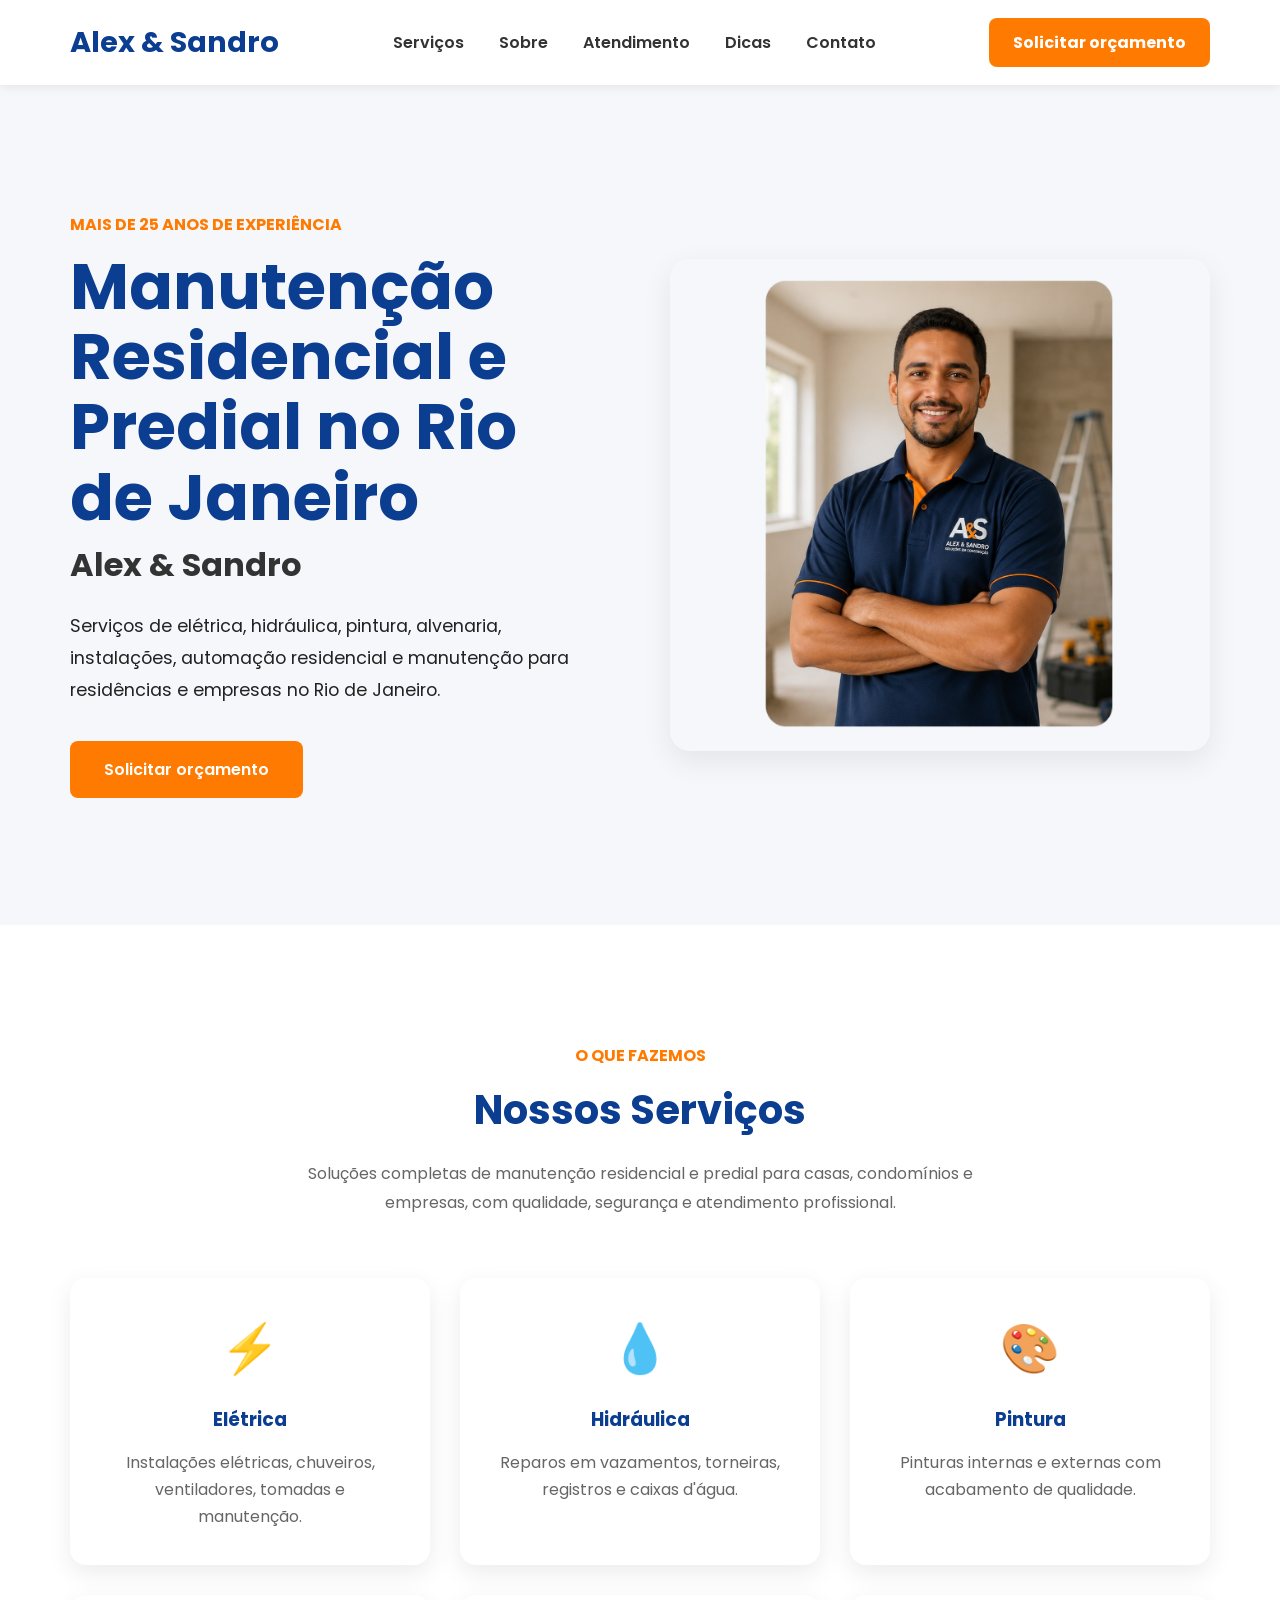
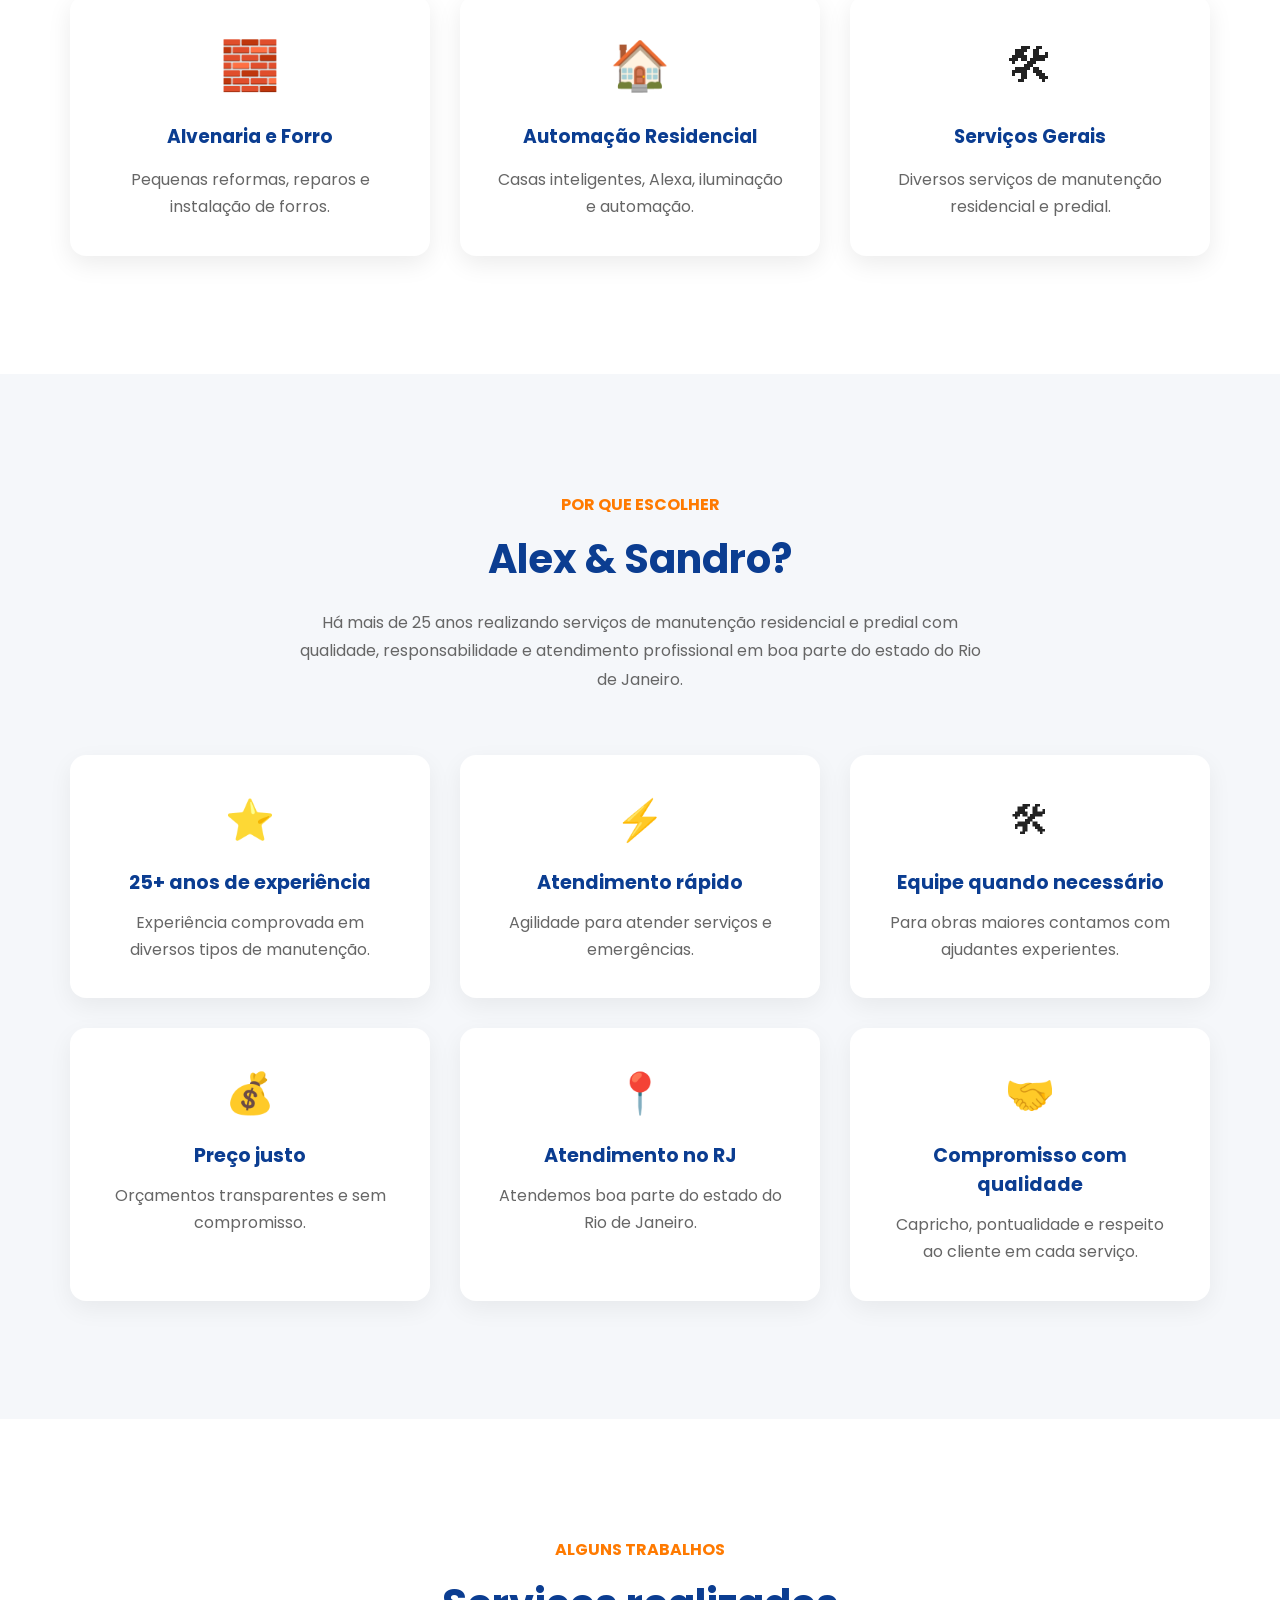
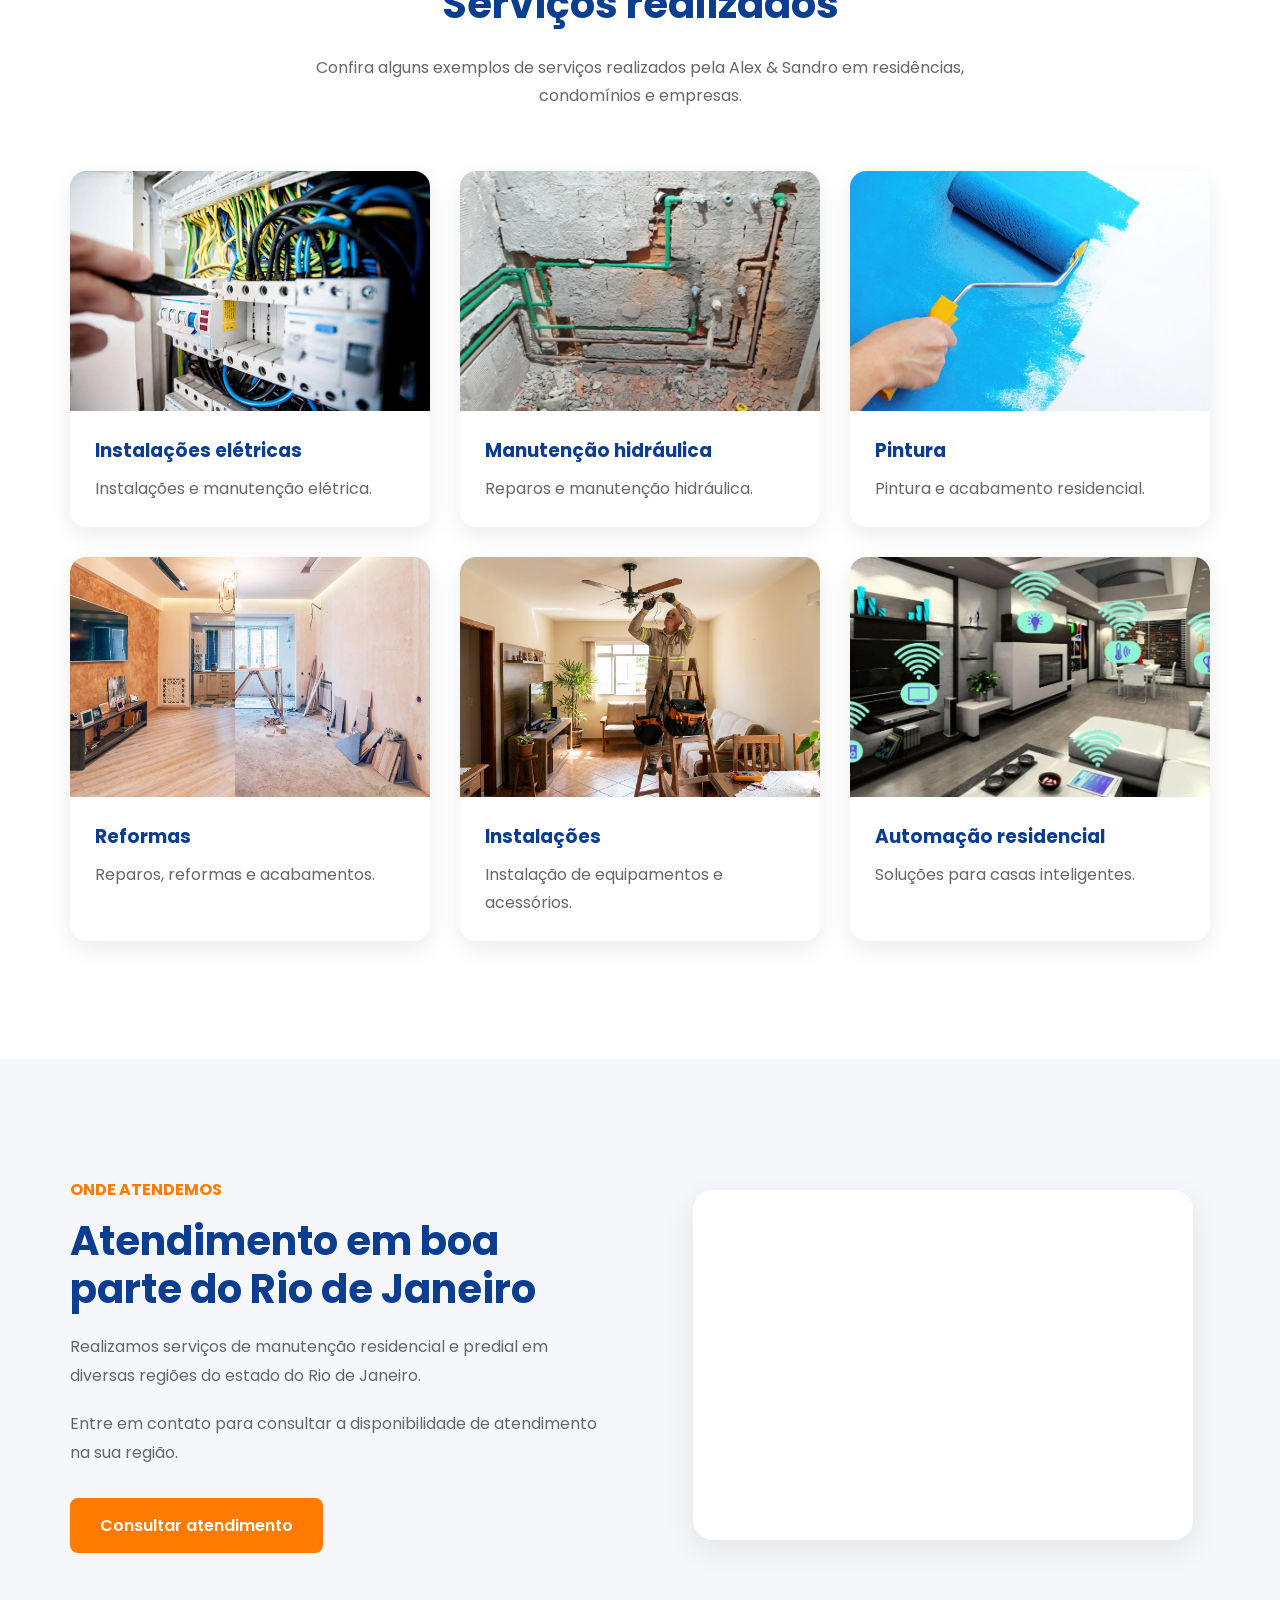
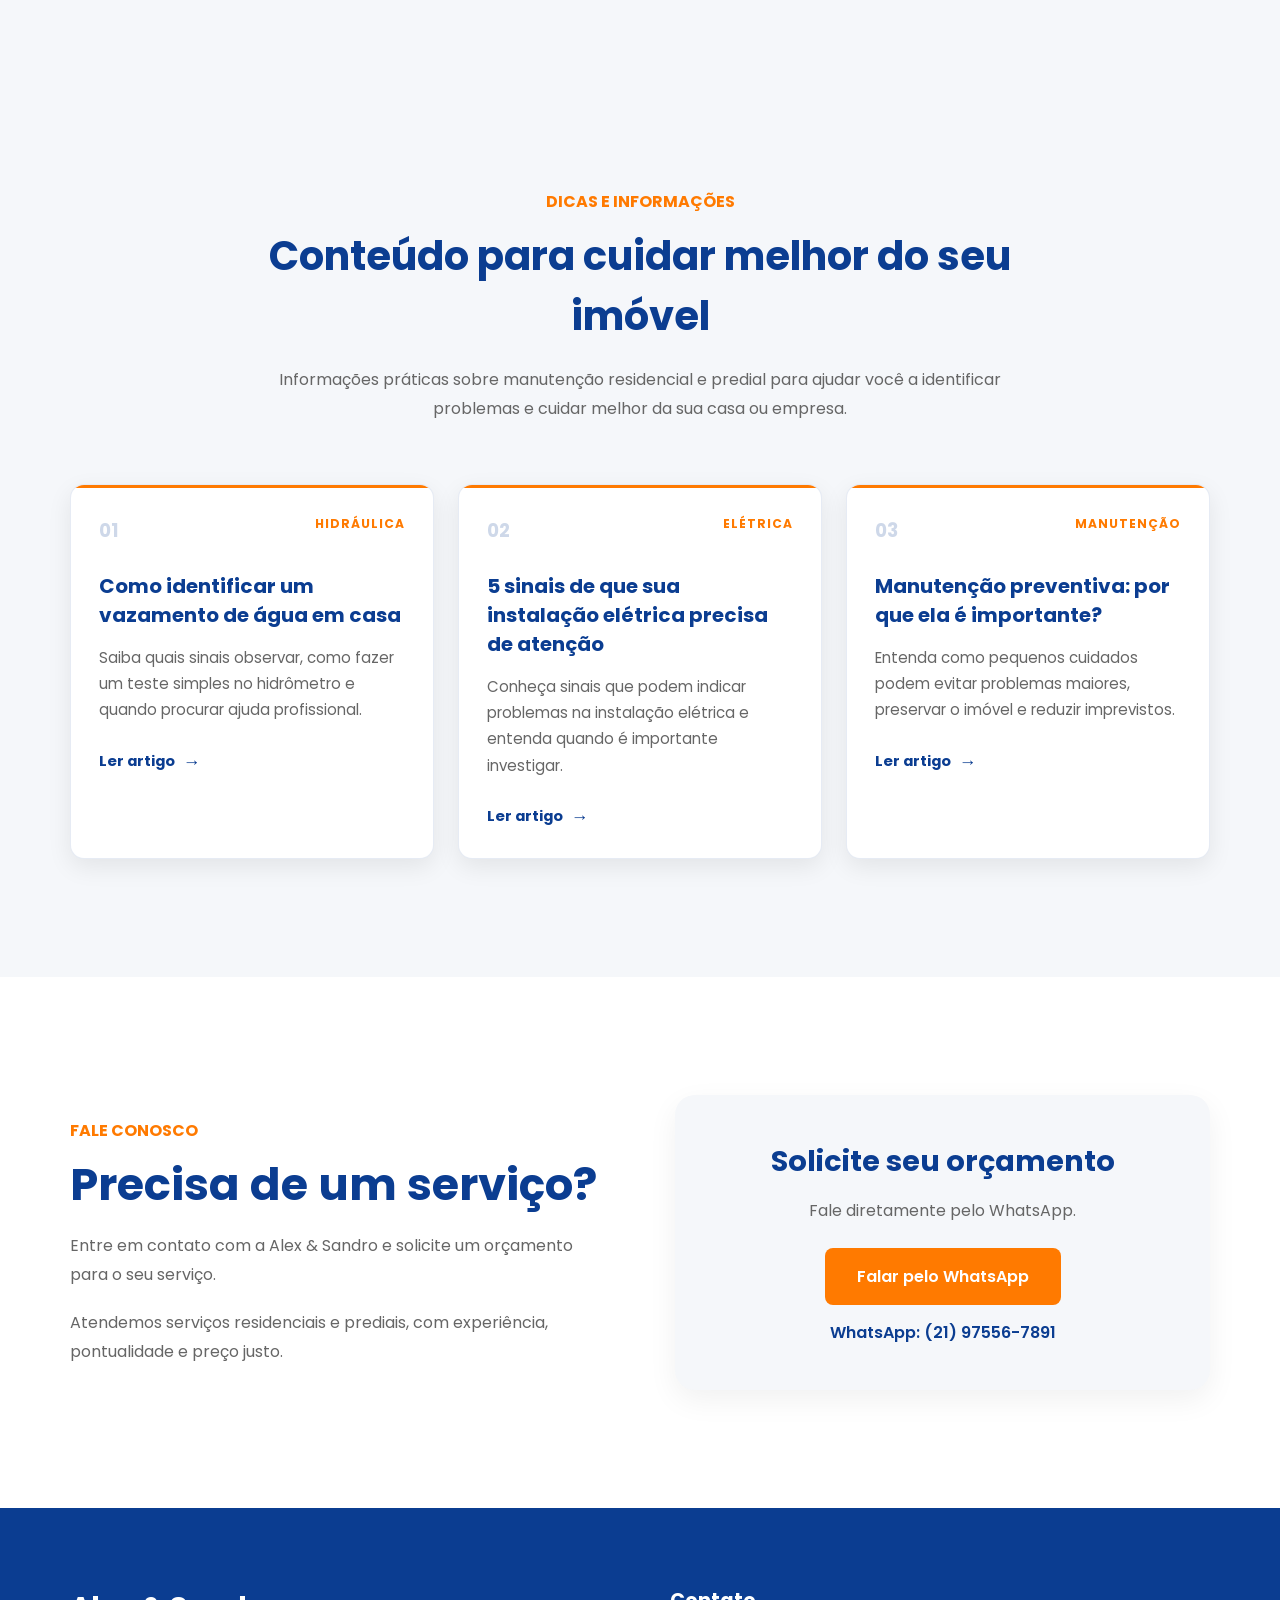
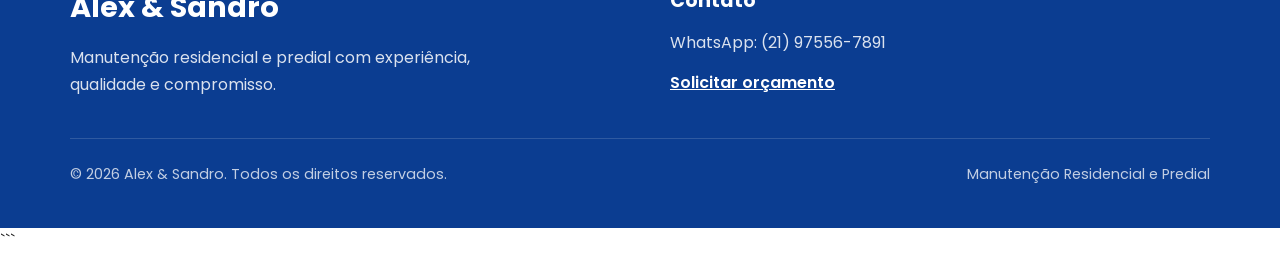
<file: index.html>
```html
<!DOCTYPE html>
<html lang="pt-BR">

<head>

    <meta charset="UTF-8">

    <meta name="viewport" content="width=device-width, initial-scale=1.0">


    <!-- ===========================
         SEO PRINCIPAL
    ============================ -->

    <title>Alex & Sandro | Manutenção Residencial e Predial no RJ</title>

    <meta name="description"
        content="Alex & Sandro: manutenção residencial e predial no Rio de Janeiro. Serviços de elétrica, hidráulica, pintura, reformas, instalações e automação residencial. Solicite um orçamento.">

    <meta name="author" content="Alex & Sandro">

    <meta name="robots" content="index, follow">

    <link rel="canonical"
        href="https://sandrojp00.github.io/Alex-Sandro-Site/">


    <!-- ===========================
         GOOGLE SEARCH CONSOLE
    ============================ -->

    <meta name="google-site-verification"
        content="e5Vsvi0014i27IPlaJHWSZb4dDWH3lmNPhCEfHpeLXs">


    <!-- ===========================
         OPEN GRAPH
    ============================ -->

    <meta property="og:title"
        content="Alex & Sandro | Manutenção Residencial e Predial no RJ">

    <meta property="og:description"
        content="Manutenção residencial e predial no Rio de Janeiro. Elétrica, hidráulica, pintura, reformas, instalações e automação residencial.">

    <meta property="og:type"
        content="website">

    <meta property="og:url"
        content="https://sandrojp00.github.io/Alex-Sandro-Site/">

    <meta property="og:image"
        content="https://sandrojp00.github.io/Alex-Sandro-Site/assets/images/logo.png">

    <meta property="og:site_name"
        content="Alex & Sandro">

    <meta property="og:locale"
        content="pt_BR">


    <!-- ===========================
         TWITTER CARD
    ============================ -->

    <meta name="twitter:card"
        content="summary_large_image">

    <meta name="twitter:title"
        content="Alex & Sandro | Manutenção Residencial e Predial no RJ">

    <meta name="twitter:description"
        content="Manutenção residencial e predial no Rio de Janeiro. Elétrica, hidráulica, pintura, reformas, instalações e automação residencial.">

    <meta name="twitter:image"
        content="https://sandrojp00.github.io/Alex-Sandro-Site/assets/images/logo.png">


    <!-- ===========================
         FAVICON
    ============================ -->

    <link rel="icon"
        type="image/png"
        href="assets/images/logo.png">


    <!-- ===========================
         FONTE
    ============================ -->

    <link rel="preconnect"
        href="https://fonts.googleapis.com">

    <link rel="preconnect"
        href="https://fonts.gstatic.com"
        crossorigin>

    <link
        href="https://fonts.googleapis.com/css2?family=Poppins:wght@300;400;500;600;700&display=swap"
        rel="stylesheet">


    <!-- ===========================
         CSS
    ============================ -->

    <link rel="stylesheet"
        href="assets/css/style.css">


    <!-- ===========================
         ESTILO DA SEÇÃO DICAS
    ============================ -->

    <style>

        #tips {
            background: var(--light);
        }


        #tips .section-title {
            max-width: 760px;
        }


        .tips-grid {
            display: grid;
            grid-template-columns: repeat(3, 1fr);
            gap: 24px;
            margin-top: 45px;
        }


        .tip-card {
            position: relative;
            display: flex;
            background: var(--white);
            border: 1px solid rgba(11, 61, 145, 0.10);
            border-radius: 14px;
            overflow: hidden;
            transition:
                transform 0.3s ease,
                box-shadow 0.3s ease,
                border-color 0.3s ease;
        }


        .tip-card::before {
            content: "";
            position: absolute;
            top: 0;
            left: 0;
            width: 100%;
            height: 3px;
            background: var(--secondary);
        }


        .tip-card:hover {
            transform: translateY(-5px);
            border-color: rgba(11, 61, 145, 0.18);
            box-shadow: 0 12px 30px rgba(0, 0, 0, 0.07);
        }


        .tip-content {
            display: flex;
            flex-direction: column;
            width: 100%;
            padding: 30px 28px 28px;
        }


        .tip-top {
            display: flex;
            align-items: center;
            justify-content: space-between;
            gap: 15px;
            margin-bottom: 24px;
        }


        .tip-number {
            color: rgba(11, 61, 145, 0.20);
            font-size: 1.15rem;
            font-weight: 700;
            line-height: 1;
        }


        .tip-category {
            color: var(--secondary);
            font-size: 0.76rem;
            font-weight: 700;
            text-transform: uppercase;
            letter-spacing: 1px;
        }


        .tip-card h3 {
            color: var(--primary);
            font-size: 1.25rem;
            line-height: 1.45;
            margin: 0 0 15px;
        }


        .tip-card p {
            color: #666;
            font-size: 0.94rem;
            line-height: 1.75;
            margin: 0;
        }


        .tip-card a {
            display: inline-flex;
            align-items: center;
            gap: 8px;
            width: fit-content;
            margin-top: 25px;
            color: var(--primary);
            font-size: 0.92rem;
            font-weight: 700;
            text-decoration: none;
            transition:
                color 0.3s ease,
                gap 0.3s ease;
        }


        .tip-card a span {
            font-size: 1.1rem;
            transition: transform 0.3s ease;
        }


        .tip-card a:hover {
            color: var(--secondary);
            gap: 11px;
        }


        .tip-card a:hover span {
            transform: translateX(2px);
        }


        /* ===========================
           RESPONSIVO
        ============================ */

        @media (max-width: 900px) {

            .tips-grid {
                grid-template-columns: 1fr;
                gap: 20px;
            }


            .tip-content {
                padding: 28px 25px;
            }

        }


        @media (max-width: 768px) {

            .tips-grid {
                margin-top: 35px;
            }


            .tip-card {
                border-radius: 12px;
            }


            .tip-card h3 {
                font-size: 1.2rem;
            }


            .tip-card p {
                font-size: 0.92rem;
            }

        }

    </style>


    <!-- ===========================
         DADOS ESTRUTURADOS
         EMPRESA
    ============================ -->

    <script type="application/ld+json">
    {
        "@context": "https://schema.org",
        "@type": "LocalBusiness",
        "@id": "https://sandrojp00.github.io/Alex-Sandro-Site/#empresa",

        "name": "Alex & Sandro",

        "description": "Empresa de manutenção residencial e predial com mais de 25 anos de experiência, oferecendo serviços de elétrica, hidráulica, pintura, alvenaria, instalações, forros e automação residencial.",

        "url": "https://sandrojp00.github.io/Alex-Sandro-Site/",

        "telephone": "+55 21 97556-7891",

        "image": "https://sandrojp00.github.io/Alex-Sandro-Site/assets/images/logo.png",

        "logo": "https://sandrojp00.github.io/Alex-Sandro-Site/assets/images/logo.png",

        "priceRange": "$$",

        "areaServed": [
            {
                "@type": "City",
                "name": "Rio de Janeiro"
            },
            {
                "@type": "City",
                "name": "Duque de Caxias"
            },
            {
                "@type": "City",
                "name": "Nova Iguaçu"
            },
            {
                "@type": "City",
                "name": "São João de Meriti"
            },
            {
                "@type": "City",
                "name": "Belford Roxo"
            },
            {
                "@type": "City",
                "name": "Mesquita"
            },
            {
                "@type": "City",
                "name": "Nilópolis"
            },
            {
                "@type": "City",
                "name": "Queimados"
            },
            {
                "@type": "City",
                "name": "Japeri"
            },
            {
                "@type": "City",
                "name": "Magé"
            },
            {
                "@type": "City",
                "name": "Niterói"
            },
            {
                "@type": "City",
                "name": "São Gonçalo"
            }
        ],

        "serviceType": [
            "Manutenção residencial",
            "Manutenção predial",
            "Serviços elétricos",
            "Serviços hidráulicos",
            "Pintura",
            "Alvenaria",
            "Instalação de forros",
            "Instalações residenciais",
            "Automação residencial"
        ],

        "sameAs": []
    }
    </script>

</head>


<body>


    <!-- ===========================
         HEADER
    ============================ -->

    <header>

        <div class="container">

            <div class="logo">
                <h2>Alex & Sandro</h2>
            </div>


            <button
                class="menu-toggle"
                aria-label="Abrir menu"
            >
                ☰
            </button>


            <nav>

                <ul>

                    <li>
                        <a href="#services">
                            Serviços
                        </a>
                    </li>

                    <li>
                        <a href="#about">
                            Sobre
                        </a>
                    </li>

                    <li>
                        <a href="#coverage">
                            Atendimento
                        </a>
                    </li>

                    <li>
                        <a href="#tips">
                            Dicas
                        </a>
                    </li>

                    <li>
                        <a href="#contact">
                            Contato
                        </a>
                    </li>

                </ul>

            </nav>


            <a
                href="https://wa.me/5521975567891?text=Olá!%20Encontrei%20o%20site%20da%20Alex%20%26%20Sandro%20e%20gostaria%20de%20solicitar%20um%20orçamento"
                target="_blank"
                rel="noopener noreferrer"
                class="btn-header"
            >
                Solicitar orçamento
            </a>

        </div>

    </header>


    <!-- ===========================
         CONTEÚDO PRINCIPAL
    ============================ -->

    <main>


        <!-- ===========================
             HERO
        ============================ -->

        <section id="hero">

            <div class="container hero-container">


                <div class="hero-text">

                    <span>
                        Mais de 25 anos de experiência
                    </span>

                    <h1>
                        Manutenção Residencial e Predial no Rio de Janeiro
                    </h1>

                    <h2>
                        Alex & Sandro
                    </h2>

                    <p>
                        Serviços de elétrica, hidráulica, pintura, alvenaria,
                        instalações, automação residencial e manutenção para
                        residências e empresas no Rio de Janeiro.
                    </p>

                    <a
                        href="https://wa.me/5521975567891?text=Olá!%20Encontrei%20o%20site%20da%20Alex%20%26%20Sandro%20e%20gostaria%20de%20solicitar%20um%20orçamento"
                        target="_blank"
                        rel="noopener noreferrer"
                        class="hero-button"
                    >
                        Solicitar orçamento
                    </a>

                </div>


                <div class="hero-image">

                    <img
                        src="assets/images/profissional.png"
                        alt="Profissional da Alex & Sandro realizando serviço de manutenção residencial"
                        class="hero-photo"
                    >

                </div>

            </div>

        </section>


        <!-- ===========================
             SERVIÇOS
        ============================ -->

        <section id="services">

            <div class="container">

                <div class="section-title">

                    <span>
                        O que fazemos
                    </span>

                    <h2>
                        Nossos Serviços
                    </h2>

                    <p>
                        Soluções completas de manutenção residencial e predial
                        para casas, condomínios e empresas, com qualidade,
                        segurança e atendimento profissional.
                    </p>

                </div>


                <div class="services-grid">


                    <div class="service-card">

                        <div class="service-icon">
                            ⚡
                        </div>

                        <h3>
                            Elétrica
                        </h3>

                        <p>
                            Instalações elétricas, chuveiros,
                            ventiladores, tomadas e manutenção.
                        </p>

                    </div>


                    <div class="service-card">

                        <div class="service-icon">
                            💧
                        </div>

                        <h3>
                            Hidráulica
                        </h3>

                        <p>
                            Reparos em vazamentos,
                            torneiras, registros e caixas d'água.
                        </p>

                    </div>


                    <div class="service-card">

                        <div class="service-icon">
                            🎨
                        </div>

                        <h3>
                            Pintura
                        </h3>

                        <p>
                            Pinturas internas e externas
                            com acabamento de qualidade.
                        </p>

                    </div>


                    <div class="service-card">

                        <div class="service-icon">
                            🧱
                        </div>

                        <h3>
                            Alvenaria e Forro
                        </h3>

                        <p>
                            Pequenas reformas,
                            reparos e instalação de forros.
                        </p>

                    </div>


                    <div class="service-card">

                        <div class="service-icon">
                            🏠
                        </div>

                        <h3>
                            Automação Residencial
                        </h3>

                        <p>
                            Casas inteligentes,
                            Alexa, iluminação e automação.
                        </p>

                    </div>


                    <div class="service-card">

                        <div class="service-icon">
                            🛠
                        </div>

                        <h3>
                            Serviços Gerais
                        </h3>

                        <p>
                            Diversos serviços de manutenção
                            residencial e predial.
                        </p>

                    </div>


                </div>

            </div>

        </section>


        <!-- ===========================
             SOBRE
        ============================ -->

        <section id="about">

            <div class="container">

                <div class="section-title">

                    <span>
                        Por que escolher
                    </span>

                    <h2>
                        Alex & Sandro?
                    </h2>

                    <p>
                        Há mais de 25 anos realizando serviços de manutenção
                        residencial e predial com qualidade, responsabilidade
                        e atendimento profissional em boa parte do estado
                        do Rio de Janeiro.
                    </p>

                </div>


                <div class="about-grid">


                    <div class="about-card">

                        <div class="about-icon">
                            ⭐
                        </div>

                        <h3>
                            25+ anos de experiência
                        </h3>

                        <p>
                            Experiência comprovada em diversos tipos de manutenção.
                        </p>

                    </div>


                    <div class="about-card">

                        <div class="about-icon">
                            ⚡
                        </div>

                        <h3>
                            Atendimento rápido
                        </h3>

                        <p>
                            Agilidade para atender serviços e emergências.
                        </p>

                    </div>


                    <div class="about-card">

                        <div class="about-icon">
                            🛠
                        </div>

                        <h3>
                            Equipe quando necessário
                        </h3>

                        <p>
                            Para obras maiores contamos com ajudantes experientes.
                        </p>

                    </div>


                    <div class="about-card">

                        <div class="about-icon">
                            💰
                        </div>

                        <h3>
                            Preço justo
                        </h3>

                        <p>
                            Orçamentos transparentes e sem compromisso.
                        </p>

                    </div>


                    <div class="about-card">

                        <div class="about-icon">
                            📍
                        </div>

                        <h3>
                            Atendimento no RJ
                        </h3>

                        <p>
                            Atendemos boa parte do estado do Rio de Janeiro.
                        </p>

                    </div>


                    <div class="about-card">

                        <div class="about-icon">
                            🤝
                        </div>

                        <h3>
                            Compromisso com qualidade
                        </h3>

                        <p>
                            Capricho, pontualidade e respeito ao cliente em cada serviço.
                        </p>

                    </div>


                </div>

            </div>

        </section>


        <!-- ===========================
             GALERIA
        ============================ -->

        <section id="gallery">

            <div class="container">

                <div class="section-title">

                    <span>
                        Alguns trabalhos
                    </span>

                    <h2>
                        Serviços realizados
                    </h2>

                    <p>
                        Confira alguns exemplos de serviços realizados pela
                        Alex & Sandro em residências, condomínios e empresas.
                    </p>

                </div>


                <div class="gallery-grid">


                    <!-- ELÉTRICA -->

                    <div class="gallery-item">

                        <div class="gallery-image">

                            <img
                                src="assets/images/eletrica.jpg"
                                alt="Serviço de instalação elétrica realizado pela Alex & Sandro"
                            >

                        </div>

                        <div class="gallery-caption">

                            <h3>
                                Instalações elétricas
                            </h3>

                            <p>
                                Instalações e manutenção elétrica.
                            </p>

                        </div>

                    </div>


                    <!-- HIDRÁULICA -->

                    <div class="gallery-item">

                        <div class="gallery-image">

                            <img
                                src="assets/images/hidraulica.jpg"
                                alt="Serviço de manutenção hidráulica realizado pela Alex & Sandro"
                            >

                        </div>

                        <div class="gallery-caption">

                            <h3>
                                Manutenção hidráulica
                            </h3>

                            <p>
                                Reparos e manutenção hidráulica.
                            </p>

                        </div>

                    </div>


                    <!-- PINTURA -->

                    <div class="gallery-item">

                        <div class="gallery-image">

                            <img
                                src="assets/images/pintura.jpg"
                                alt="Serviço de pintura realizado pela Alex & Sandro"
                            >

                        </div>

                        <div class="gallery-caption">

                            <h3>
                                Pintura
                            </h3>

                            <p>
                                Pintura e acabamento residencial.
                            </p>

                        </div>

                    </div>


                    <!-- REFORMA -->

                    <div class="gallery-item">

                        <div class="gallery-image">

                            <img
                                src="assets/images/reforma.jpg"
                                alt="Serviço de reforma realizado pela Alex & Sandro"
                            >

                        </div>

                        <div class="gallery-caption">

                            <h3>
                                Reformas
                            </h3>

                            <p>
                                Reparos, reformas e acabamentos.
                            </p>

                        </div>

                    </div>


                    <!-- INSTALAÇÕES -->

                    <div class="gallery-item">

                        <div class="gallery-image">

                            <img
                                src="assets/images/instalacoes.jpg"
                                alt="Serviço de instalação realizado pela Alex & Sandro"
                            >

                        </div>

                        <div class="gallery-caption">

                            <h3>
                                Instalações
                            </h3>

                            <p>
                                Instalação de equipamentos e acessórios.
                            </p>

                        </div>

                    </div>


                    <!-- AUTOMAÇÃO -->

                    <div class="gallery-item">

                        <div class="gallery-image">

                            <img
                                src="assets/images/automacao-residencial.jpg"
                                alt="Serviço de automação residencial realizado pela Alex & Sandro"
                            >

                        </div>

                        <div class="gallery-caption">

                            <h3>
                                Automação residencial
                            </h3>

                            <p>
                                Soluções para casas inteligentes.
                            </p>

                        </div>

                    </div>


                </div>

            </div>

        </section>


        <!-- ===========================
             ÁREA DE ATENDIMENTO
        ============================ -->

        <section id="coverage">

            <div class="container">

                <div class="coverage-content">


                    <div class="coverage-text">

                        <span>
                            Onde atendemos
                        </span>

                        <h2>
                            Atendimento em boa parte do Rio de Janeiro
                        </h2>

                        <p>
                            Realizamos serviços de manutenção residencial e predial
                            em diversas regiões do estado do Rio de Janeiro.
                        </p>

                        <p>
                            Entre em contato para consultar a disponibilidade
                            de atendimento na sua região.
                        </p>

                        <a
                            href="https://wa.me/5521975567891?text=Olá!%20Encontrei%20o%20site%20da%20Alex%20%26%20Sandro%20e%20gostaria%20de%20saber%20se%20há%20atendimento%20na%20minha%20região"
                            class="coverage-button"
                            target="_blank"
                            rel="noopener noreferrer"
                        >
                            Consultar atendimento
                        </a>

                    </div>


                    <div class="coverage-map">

                        <div class="map-container">

                            <iframe
                                src="https://www.google.com/maps?q=Rio+de+Janeiro,+RJ&output=embed"
                                loading="lazy"
                                allowfullscreen
                                referrerpolicy="no-referrer-when-downgrade">
                            </iframe>

                        </div>

                    </div>


                </div>

            </div>

        </section>


        <!-- ===========================
             DICAS
        ============================ -->

        <section id="tips">

            <div class="container">

                <div class="section-title">

                    <span>
                        Dicas e informações
                    </span>

                    <h2>
                        Conteúdo para cuidar melhor do seu imóvel
                    </h2>

                    <p>
                        Informações práticas sobre manutenção residencial e predial
                        para ajudar você a identificar problemas e cuidar melhor
                        da sua casa ou empresa.
                    </p>

                </div>


                <div class="tips-grid">


                    <!-- DICA 1 -->

                    <article class="tip-card">

                        <div class="tip-content">

                            <div class="tip-top">

                                <span class="tip-number">
                                    01
                                </span>

                                <span class="tip-category">
                                    Hidráulica
                                </span>

                            </div>


                            <h3>
                                Como identificar um vazamento de água em casa
                            </h3>

                            <p>
                                Saiba quais sinais observar, como fazer um teste simples
                                no hidrômetro e quando procurar ajuda profissional.
                            </p>

                            <a href="dicas/vazamento-de-agua.html">
                                Ler artigo
                                <span>→</span>
                            </a>

                        </div>

                    </article>


                    <!-- DICA 2 -->

                    <article class="tip-card">

                        <div class="tip-content">

                            <div class="tip-top">

                                <span class="tip-number">
                                    02
                                </span>

                                <span class="tip-category">
                                    Elétrica
                                </span>

                            </div>


                            <h3>
                                5 sinais de que sua instalação elétrica precisa de atenção
                            </h3>

                            <p>
                                Conheça sinais que podem indicar problemas na instalação
                                elétrica e entenda quando é importante investigar.
                            </p>

                            <a href="dicas/sinais-instalacao-eletrica.html">
                                Ler artigo
                                <span>→</span>
                            </a>

                        </div>

                    </article>


                    <!-- DICA 3 -->

                    <article class="tip-card">

                        <div class="tip-content">

                            <div class="tip-top">

                                <span class="tip-number">
                                    03
                                </span>

                                <span class="tip-category">
                                    Manutenção
                                </span>

                            </div>


                            <h3>
                                Manutenção preventiva: por que ela é importante?
                            </h3>

                            <p>
                                Entenda como pequenos cuidados podem evitar problemas
                                maiores, preservar o imóvel e reduzir imprevistos.
                            </p>

                            <a href="dicas/manutencao-preventiva.html">
                                Ler artigo
                                <span>→</span>
                            </a>

                        </div>

                    </article>


                </div>

            </div>

        </section>


        <!-- ===========================
             CONTATO
        ============================ -->

        <section id="contact">

            <div class="container">

                <div class="contact-content">


                    <div class="contact-text">

                        <span>
                            Fale conosco
                        </span>

                        <h2>
                            Precisa de um serviço?
                        </h2>

                        <p>
                            Entre em contato com a Alex & Sandro e solicite
                            um orçamento para o seu serviço.
                        </p>

                        <p>
                            Atendemos serviços residenciais e prediais,
                            com experiência, pontualidade e preço justo.
                        </p>

                    </div>


                    <div class="contact-box">

                        <h3>
                            Solicite seu orçamento
                        </h3>

                        <p>
                            Fale diretamente pelo WhatsApp.
                        </p>

                        <a
                            href="https://wa.me/5521975567891?text=Olá!%20Encontrei%20o%20site%20da%20Alex%20%26%20Sandro%20e%20gostaria%20de%20solicitar%20um%20orçamento"
                            class="contact-button"
                            target="_blank"
                            rel="noopener noreferrer"
                        >
                            Falar pelo WhatsApp
                        </a>

                        <p class="contact-phone">
                            WhatsApp: (21) 97556-7891
                        </p>

                    </div>


                </div>

            </div>

        </section>


    </main>


    <!-- ===========================
         RODAPÉ
    ============================ -->

    <footer>

        <div class="container">

            <div class="footer-content">


                <div class="footer-brand">

                    <h2>
                        Alex & Sandro
                    </h2>

                    <p>
                        Manutenção residencial e predial
                        com experiência, qualidade e compromisso.
                    </p>

                </div>


                <div class="footer-contact">

                    <h3>
                        Contato
                    </h3>

                    <p>
                        WhatsApp: (21) 97556-7891
                    </p>

                    <a
                        href="https://wa.me/5521975567891?text=Olá!%20Encontrei%20o%20site%20da%20Alex%20%26%20Sandro%20e%20gostaria%20de%20solicitar%20um%20orçamento"
                        target="_blank"
                        rel="noopener noreferrer"
                    >
                        Solicitar orçamento
                    </a>

                </div>


            </div>


            <div class="footer-bottom">

                <p>
                    © 2026 Alex & Sandro. Todos os direitos reservados.
                </p>

                <p>
                    Manutenção Residencial e Predial
                </p>

            </div>

        </div>

    </footer>


    <!-- ===========================
         JAVASCRIPT
    ============================ -->

    <script src="assets/js/script.js"></script>

</body>

</html>
```
</file>
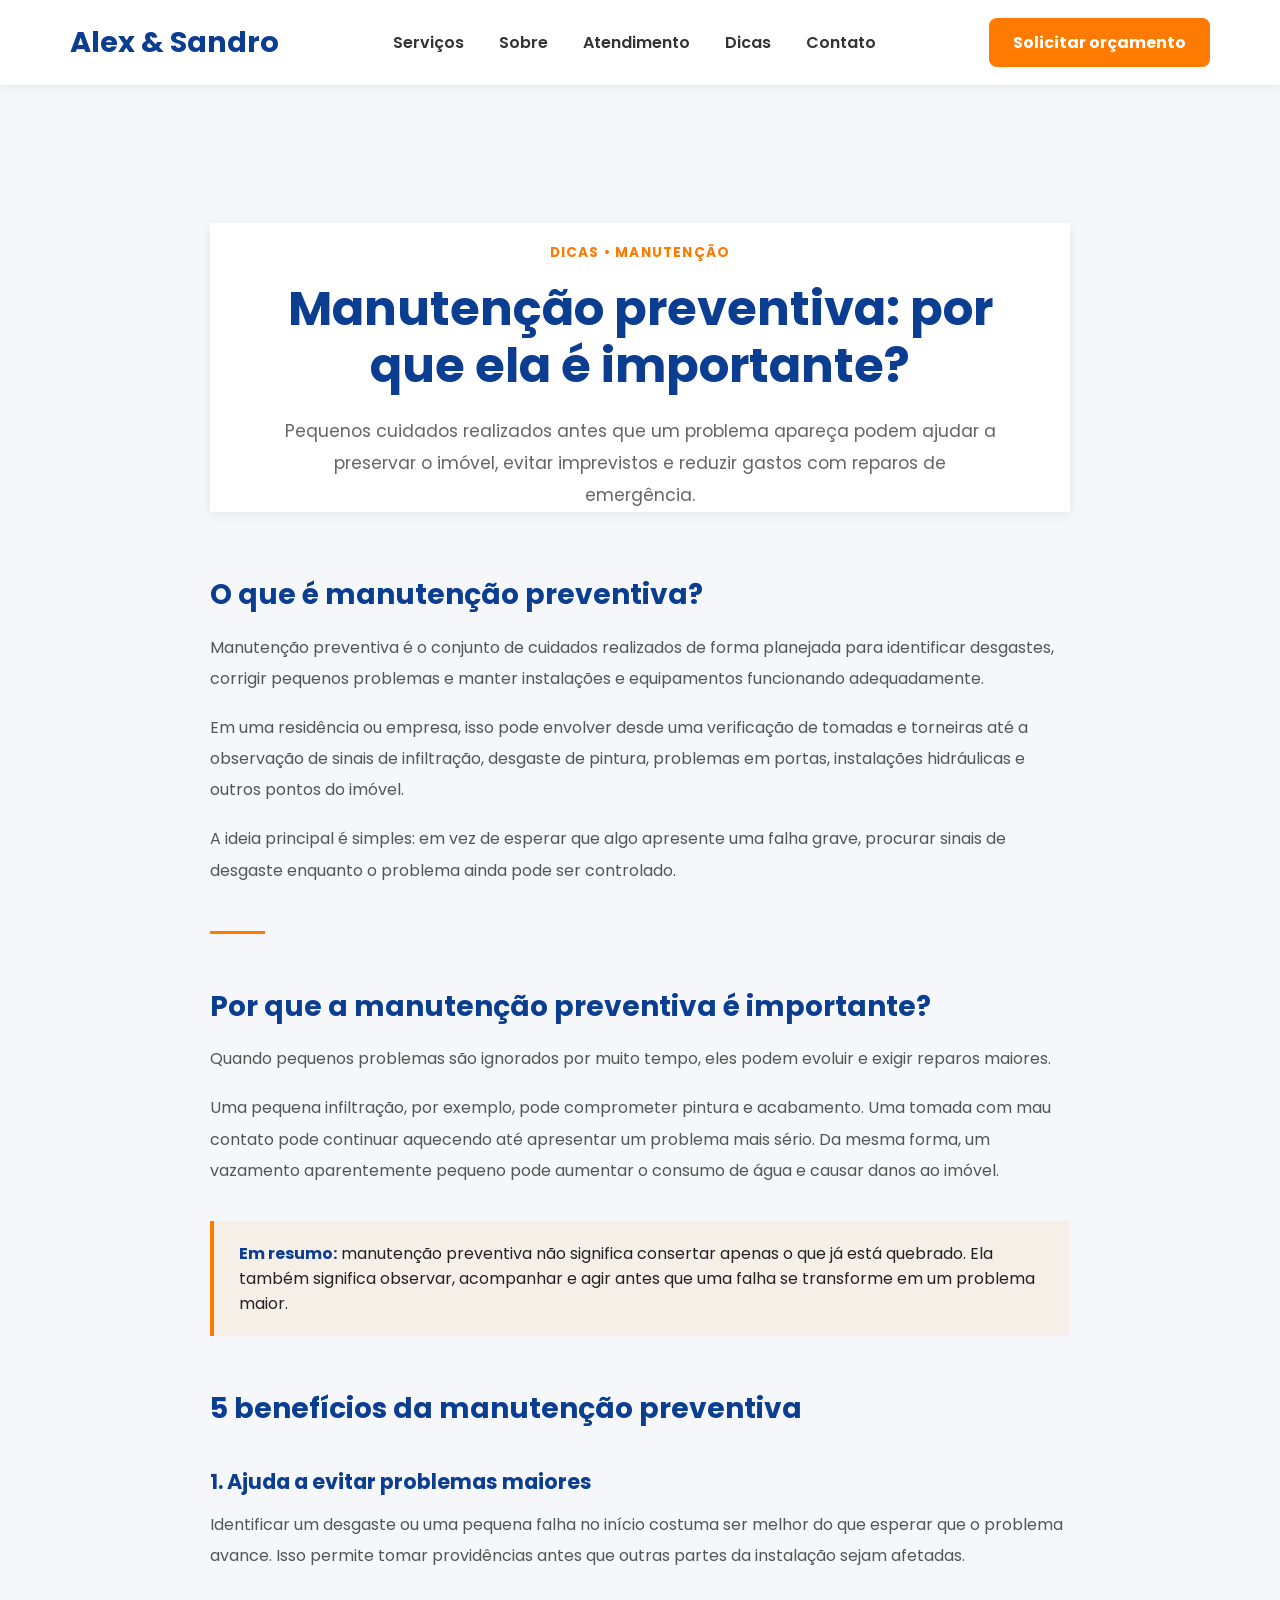
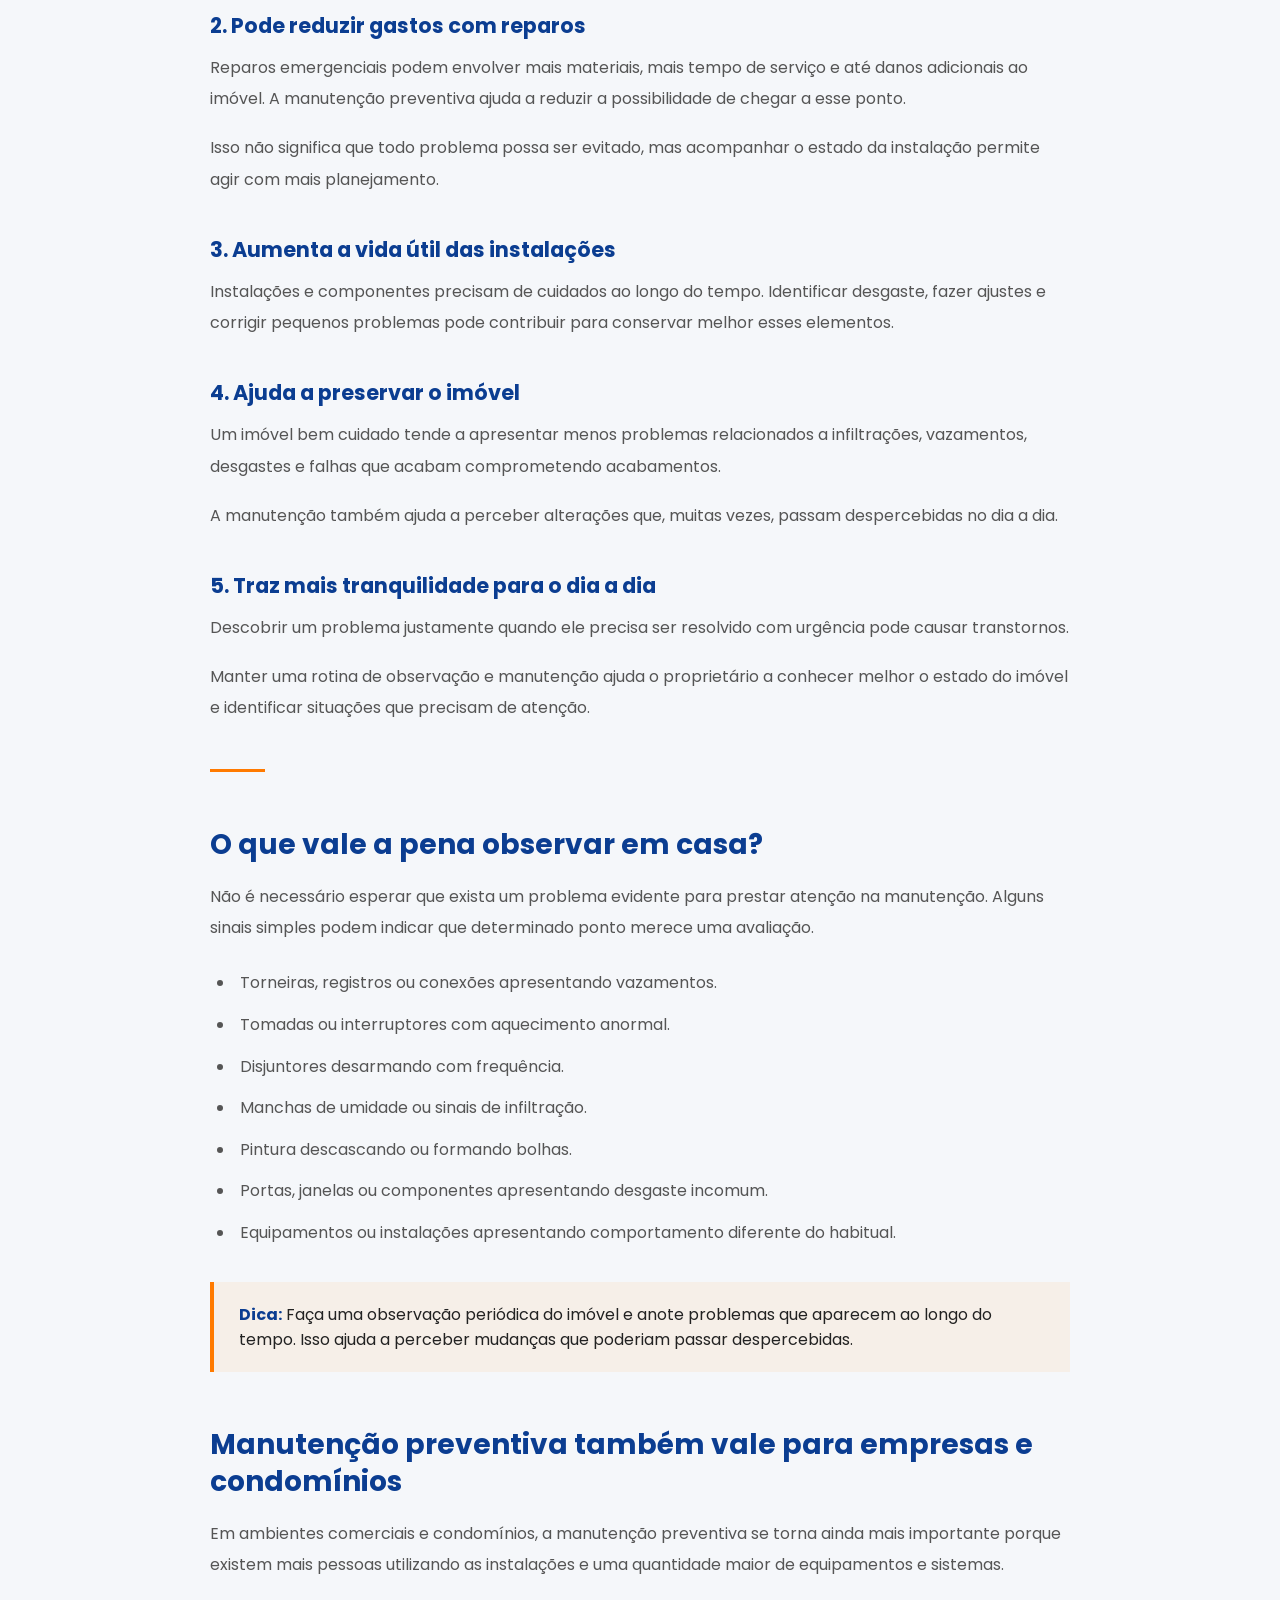
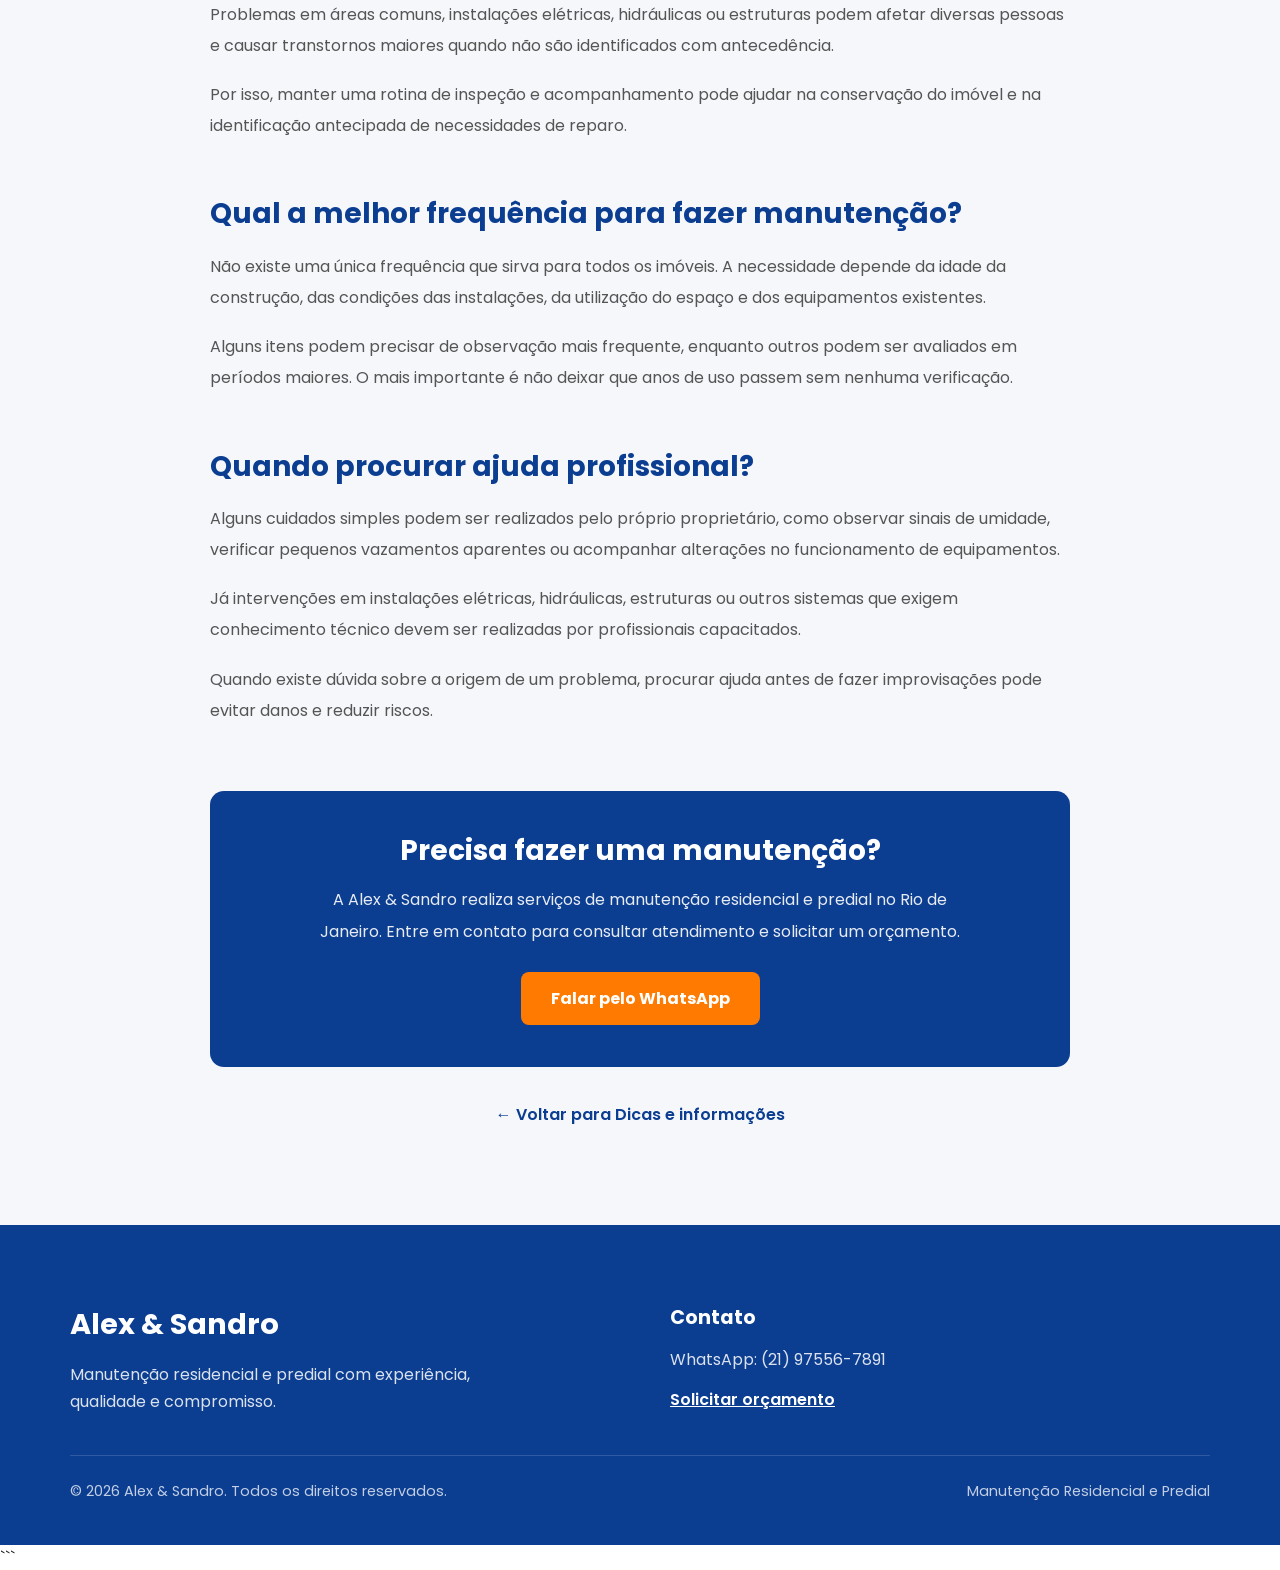
<file: dicas/manutencao-preventiva.html>
```html
<!DOCTYPE html>
<html lang="pt-BR">

<head>

    <meta charset="UTF-8">

    <meta name="viewport" content="width=device-width, initial-scale=1.0">

    <title>Manutenção preventiva: por que ela é importante? | Alex & Sandro</title>

    <meta name="description"
        content="Entenda por que a manutenção preventiva é importante para residências e empresas, quais problemas ela pode evitar e como cuidar melhor do seu imóvel.">

    <meta name="robots" content="index, follow">

    <meta name="author" content="Alex & Sandro">

    <link rel="canonical"
        href="https://sandrojp00.github.io/Alex-Sandro-Site/dicas/manutencao-preventiva.html">


    <!-- ===========================
         OPEN GRAPH
    ============================ -->

    <meta property="og:title"
        content="Manutenção preventiva: por que ela é importante?">

    <meta property="og:description"
        content="Veja como a manutenção preventiva pode ajudar a evitar problemas, reduzir gastos e conservar melhor sua residência ou empresa.">

    <meta property="og:type"
        content="article">

    <meta property="og:url"
        content="https://sandrojp00.github.io/Alex-Sandro-Site/dicas/manutencao-preventiva.html">

    <meta property="og:image"
        content="https://sandrojp00.github.io/Alex-Sandro-Site/assets/images/reforma.jpg">

    <meta property="og:locale"
        content="pt_BR">


    <!-- ===========================
         FONTE
    ============================ -->

    <link rel="preconnect" href="https://fonts.googleapis.com">

    <link rel="preconnect" href="https://fonts.gstatic.com" crossorigin>

    <link
        href="https://fonts.googleapis.com/css2?family=Poppins:wght@300;400;500;600;700&display=swap"
        rel="stylesheet">


    <!-- ===========================
         CSS PRINCIPAL
    ============================ -->

    <link rel="stylesheet" href="../assets/css/style.css">


    <!-- ===========================
         CSS ESPECÍFICO DO ARTIGO
    ============================ -->

    <style>

        /* ===========================
           PÁGINA DO ARTIGO
        ============================ */

        .article-page {
            background: var(--light);
            padding: 180px 0 80px;
        }


        .article-container {
            max-width: 860px;
            margin: 0 auto;
        }


        /* ===========================
           CABEÇALHO
        ============================ */

        .article-header {
            position: relative;
            z-index: 1;
            text-align: center;
            margin-bottom: 65px;
            padding: 20px 10px 0;
        }


        .article-category {
            display: inline-block;
            color: var(--secondary);
            font-size: 0.85rem;
            font-weight: 700;
            text-transform: uppercase;
            letter-spacing: 1.2px;
            margin-bottom: 18px;
        }


        .article-header h1 {
            max-width: 800px;
            margin: 0 auto 22px;
            color: var(--primary);
            font-size: 3rem;
            line-height: 1.18;
        }


        .article-intro {
            max-width: 720px;
            margin: 0 auto;
            color: #666;
            font-size: 1.08rem;
            line-height: 1.85;
        }


        /* ===========================
           CONTEÚDO EDITORIAL
        ============================ */

        .article-content {
            position: relative;
            z-index: 1;
        }


        .article-content h2 {
            color: var(--primary);
            font-size: 1.75rem;
            line-height: 1.3;
            margin-top: 55px;
            margin-bottom: 18px;
        }


        .article-content h2:first-child {
            margin-top: 0;
        }


        .article-content h3 {
            color: var(--primary);
            font-size: 1.3rem;
            line-height: 1.4;
            margin-top: 40px;
            margin-bottom: 12px;
        }


        .article-content p {
            color: #555;
            font-size: 1rem;
            line-height: 1.95;
            margin: 0 0 18px;
        }


        .article-content ul {
            margin: 25px 0 30px;
            padding-left: 25px;
        }


        .article-content li {
            color: #555;
            line-height: 1.85;
            margin-bottom: 12px;
            padding-left: 5px;
        }


        /* ===========================
           DESTAQUE EDITORIAL
        ============================ */

        .article-tip {
            margin: 35px 0;
            padding: 20px 25px;
            background: rgba(255, 122, 0, 0.07);
            border-left: 4px solid var(--secondary);
        }


        .article-tip strong {
            color: var(--primary);
        }


        /* ===========================
           DIVISOR
        ============================ */

        .article-divider {
            width: 55px;
            height: 3px;
            background: var(--secondary);
            margin: 45px 0;
            border: none;
        }


        /* ===========================
           CTA WHATSAPP
        ============================ */

        .article-cta {
            margin-top: 65px;
            padding: 42px 35px;
            background: var(--primary);
            border-radius: 14px;
            text-align: center;
        }


        .article-cta h2 {
            margin: 0;
            color: var(--white);
            font-size: 1.75rem;
        }


        .article-cta p {
            max-width: 650px;
            margin: 15px auto 0;
            color: rgba(255, 255, 255, 0.9);
        }


        .article-cta-button {
            display: inline-block;
            margin-top: 25px;
            padding: 14px 30px;
            background: var(--secondary);
            color: var(--white);
            text-decoration: none;
            border-radius: 8px;
            font-weight: 700;
            transition: 0.3s;
        }


        .article-cta-button:hover {
            transform: translateY(-3px);
        }


        /* ===========================
           VOLTAR
        ============================ */

        .article-back {
            text-align: center;
            margin-top: 35px;
        }


        .article-back a {
            color: var(--primary);
            font-weight: 600;
            text-decoration: none;
        }


        .article-back a:hover {
            color: var(--secondary);
        }


        /* ===========================
           RESPONSIVO
        ============================ */

        @media (max-width: 768px) {

            .article-page {
                padding: 155px 0 60px;
            }


            .article-container {
                width: 100%;
                padding: 0 20px;
            }


            .article-header {
                margin-bottom: 45px;
                padding: 15px 0 0;
            }


            .article-category {
                font-size: 0.78rem;
                letter-spacing: 1px;
            }


            .article-header h1 {
                font-size: 2rem;
                line-height: 1.25;
            }


            .article-intro {
                font-size: 0.95rem;
                line-height: 1.75;
            }


            .article-content h2 {
                font-size: 1.5rem;
                margin-top: 42px;
            }


            .article-content h3 {
                font-size: 1.15rem;
                margin-top: 32px;
            }


            .article-content p,
            .article-content li {
                font-size: 0.95rem;
                line-height: 1.8;
            }


            .article-content ul {
                padding-left: 22px;
            }


            .article-tip {
                padding: 18px 20px;
            }


            .article-divider {
                margin: 35px 0;
            }


            .article-cta {
                margin-top: 50px;
                padding: 32px 22px;
                border-radius: 12px;
            }


            .article-cta h2 {
                font-size: 1.45rem;
            }


            .article-cta-button {
                width: 100%;
                box-sizing: border-box;
            }

        }

    </style>


    <!-- ===========================
         DADOS ESTRUTURADOS
    ============================ -->

    <script type="application/ld+json">
    {
        "@context": "https://schema.org",
        "@type": "Article",
        "headline": "Manutenção preventiva: por que ela é importante?",
        "description": "Entenda por que a manutenção preventiva é importante para residências e empresas, quais problemas ela pode evitar e como cuidar melhor do seu imóvel.",
        "author": {
            "@type": "Organization",
            "name": "Alex & Sandro"
        },
        "publisher": {
            "@type": "Organization",
            "name": "Alex & Sandro",
            "logo": {
                "@type": "ImageObject",
                "url": "https://sandrojp00.github.io/Alex-Sandro-Site/assets/images/logo.png"
            }
        },
        "mainEntityOfPage": {
            "@type": "WebPage",
            "@id": "https://sandrojp00.github.io/Alex-Sandro-Site/dicas/manutencao-preventiva.html"
        },
        "image": "https://sandrojp00.github.io/Alex-Sandro-Site/assets/images/reforma.jpg"
    }
    </script>

</head>


<body>


    <!-- ===========================
         HEADER
    ============================ -->

    <header>

        <div class="container">

            <div class="logo">
                <h2>Alex & Sandro</h2>
            </div>


            <nav>

                <ul>

                    <li>
                        <a href="../index.html#services">
                            Serviços
                        </a>
                    </li>

                    <li>
                        <a href="../index.html#about">
                            Sobre
                        </a>
                    </li>

                    <li>
                        <a href="../index.html#coverage">
                            Atendimento
                        </a>
                    </li>

                    <li>
                        <a href="../index.html#tips">
                            Dicas
                        </a>
                    </li>

                    <li>
                        <a href="../index.html#contact">
                            Contato
                        </a>
                    </li>

                </ul>

            </nav>


            <a
                href="https://wa.me/5521975567891?text=Olá!%20Encontrei%20o%20site%20da%20Alex%20%26%20Sandro%20e%20gostaria%20de%20solicitar%20um%20orçamento"
                target="_blank"
                rel="noopener noreferrer"
                class="btn-header"
            >
                Solicitar orçamento
            </a>

        </div>

    </header>


    <!-- ===========================
         ARTIGO
    ============================ -->

    <main>

        <section class="article-page">

            <div class="container">

                <div class="article-container">


                    <!-- CABEÇALHO -->

                    <header class="article-header">

                        <span class="article-category">
                            Dicas • Manutenção
                        </span>

                        <h1>
                            Manutenção preventiva: por que ela é importante?
                        </h1>

                        <p class="article-intro">
                            Pequenos cuidados realizados antes que um problema apareça
                            podem ajudar a preservar o imóvel, evitar imprevistos e
                            reduzir gastos com reparos de emergência.
                        </p>

                    </header>


                    <!-- CONTEÚDO -->

                    <article class="article-content">


                        <h2>
                            O que é manutenção preventiva?
                        </h2>

                        <p>
                            Manutenção preventiva é o conjunto de cuidados realizados
                            de forma planejada para identificar desgastes, corrigir
                            pequenos problemas e manter instalações e equipamentos
                            funcionando adequadamente.
                        </p>

                        <p>
                            Em uma residência ou empresa, isso pode envolver desde
                            uma verificação de tomadas e torneiras até a observação
                            de sinais de infiltração, desgaste de pintura, problemas
                            em portas, instalações hidráulicas e outros pontos do
                            imóvel.
                        </p>

                        <p>
                            A ideia principal é simples: em vez de esperar que algo
                            apresente uma falha grave, procurar sinais de desgaste
                            enquanto o problema ainda pode ser controlado.
                        </p>


                        <hr class="article-divider">


                        <h2>
                            Por que a manutenção preventiva é importante?
                        </h2>

                        <p>
                            Quando pequenos problemas são ignorados por muito tempo,
                            eles podem evoluir e exigir reparos maiores.
                        </p>

                        <p>
                            Uma pequena infiltração, por exemplo, pode comprometer
                            pintura e acabamento. Uma tomada com mau contato pode
                            continuar aquecendo até apresentar um problema mais sério.
                            Da mesma forma, um vazamento aparentemente pequeno pode
                            aumentar o consumo de água e causar danos ao imóvel.
                        </p>

                        <div class="article-tip">

                            <strong>Em resumo:</strong>

                            manutenção preventiva não significa consertar apenas o que
                            já está quebrado. Ela também significa observar,
                            acompanhar e agir antes que uma falha se transforme em
                            um problema maior.

                        </div>


                        <h2>
                            5 benefícios da manutenção preventiva
                        </h2>


                        <h3>
                            1. Ajuda a evitar problemas maiores
                        </h3>

                        <p>
                            Identificar um desgaste ou uma pequena falha no início
                            costuma ser melhor do que esperar que o problema avance.
                            Isso permite tomar providências antes que outras partes
                            da instalação sejam afetadas.
                        </p>


                        <h3>
                            2. Pode reduzir gastos com reparos
                        </h3>

                        <p>
                            Reparos emergenciais podem envolver mais materiais,
                            mais tempo de serviço e até danos adicionais ao imóvel.
                            A manutenção preventiva ajuda a reduzir a possibilidade
                            de chegar a esse ponto.
                        </p>

                        <p>
                            Isso não significa que todo problema possa ser evitado,
                            mas acompanhar o estado da instalação permite agir com
                            mais planejamento.
                        </p>


                        <h3>
                            3. Aumenta a vida útil das instalações
                        </h3>

                        <p>
                            Instalações e componentes precisam de cuidados ao longo
                            do tempo. Identificar desgaste, fazer ajustes e corrigir
                            pequenos problemas pode contribuir para conservar melhor
                            esses elementos.
                        </p>


                        <h3>
                            4. Ajuda a preservar o imóvel
                        </h3>

                        <p>
                            Um imóvel bem cuidado tende a apresentar menos problemas
                            relacionados a infiltrações, vazamentos, desgastes e
                            falhas que acabam comprometendo acabamentos.
                        </p>

                        <p>
                            A manutenção também ajuda a perceber alterações que,
                            muitas vezes, passam despercebidas no dia a dia.
                        </p>


                        <h3>
                            5. Traz mais tranquilidade para o dia a dia
                        </h3>

                        <p>
                            Descobrir um problema justamente quando ele precisa ser
                            resolvido com urgência pode causar transtornos.
                        </p>

                        <p>
                            Manter uma rotina de observação e manutenção ajuda o
                            proprietário a conhecer melhor o estado do imóvel e
                            identificar situações que precisam de atenção.
                        </p>


                        <hr class="article-divider">


                        <h2>
                            O que vale a pena observar em casa?
                        </h2>

                        <p>
                            Não é necessário esperar que exista um problema evidente
                            para prestar atenção na manutenção. Alguns sinais simples
                            podem indicar que determinado ponto merece uma avaliação.
                        </p>

                        <ul>

                            <li>
                                Torneiras, registros ou conexões apresentando
                                vazamentos.
                            </li>

                            <li>
                                Tomadas ou interruptores com aquecimento anormal.
                            </li>

                            <li>
                                Disjuntores desarmando com frequência.
                            </li>

                            <li>
                                Manchas de umidade ou sinais de infiltração.
                            </li>

                            <li>
                                Pintura descascando ou formando bolhas.
                            </li>

                            <li>
                                Portas, janelas ou componentes apresentando
                                desgaste incomum.
                            </li>

                            <li>
                                Equipamentos ou instalações apresentando
                                comportamento diferente do habitual.
                            </li>

                        </ul>


                        <div class="article-tip">

                            <strong>Dica:</strong>

                            Faça uma observação periódica do imóvel e anote problemas
                            que aparecem ao longo do tempo. Isso ajuda a perceber
                            mudanças que poderiam passar despercebidas.

                        </div>


                        <h2>
                            Manutenção preventiva também vale para empresas e condomínios
                        </h2>

                        <p>
                            Em ambientes comerciais e condomínios, a manutenção
                            preventiva se torna ainda mais importante porque existem
                            mais pessoas utilizando as instalações e uma quantidade
                            maior de equipamentos e sistemas.
                        </p>

                        <p>
                            Problemas em áreas comuns, instalações elétricas,
                            hidráulicas ou estruturas podem afetar diversas pessoas
                            e causar transtornos maiores quando não são identificados
                            com antecedência.
                        </p>

                        <p>
                            Por isso, manter uma rotina de inspeção e acompanhamento
                            pode ajudar na conservação do imóvel e na identificação
                            antecipada de necessidades de reparo.
                        </p>


                        <h2>
                            Qual a melhor frequência para fazer manutenção?
                        </h2>

                        <p>
                            Não existe uma única frequência que sirva para todos os
                            imóveis. A necessidade depende da idade da construção,
                            das condições das instalações, da utilização do espaço
                            e dos equipamentos existentes.
                        </p>

                        <p>
                            Alguns itens podem precisar de observação mais frequente,
                            enquanto outros podem ser avaliados em períodos maiores.
                            O mais importante é não deixar que anos de uso passem
                            sem nenhuma verificação.
                        </p>


                        <h2>
                            Quando procurar ajuda profissional?
                        </h2>

                        <p>
                            Alguns cuidados simples podem ser realizados pelo próprio
                            proprietário, como observar sinais de umidade, verificar
                            pequenos vazamentos aparentes ou acompanhar alterações
                            no funcionamento de equipamentos.
                        </p>

                        <p>
                            Já intervenções em instalações elétricas, hidráulicas,
                            estruturas ou outros sistemas que exigem conhecimento
                            técnico devem ser realizadas por profissionais
                            capacitados.
                        </p>

                        <p>
                            Quando existe dúvida sobre a origem de um problema,
                            procurar ajuda antes de fazer improvisações pode evitar
                            danos e reduzir riscos.
                        </p>


                        <!-- CTA -->

                        <div class="article-cta">

                            <h2>
                                Precisa fazer uma manutenção?
                            </h2>

                            <p>
                                A Alex & Sandro realiza serviços de manutenção
                                residencial e predial no Rio de Janeiro. Entre em
                                contato para consultar atendimento e solicitar um
                                orçamento.
                            </p>

                            <a
                                href="https://wa.me/5521975567891?text=Olá!%20Vi%20a%20dica%20sobre%20manutenção%20preventiva%20no%20site%20da%20Alex%20%26%20Sandro%20e%20gostaria%20de%20solicitar%20um%20orçamento"
                                target="_blank"
                                rel="noopener noreferrer"
                                class="article-cta-button"
                            >
                                Falar pelo WhatsApp
                            </a>

                        </div>


                    </article>


                    <!-- VOLTAR -->

                    <div class="article-back">

                        <a href="../index.html#tips">
                            ← Voltar para Dicas e informações
                        </a>

                    </div>


                </div>

            </div>

        </section>

    </main>


    <!-- ===========================
         RODAPÉ
    ============================ -->

    <footer>

        <div class="container">

            <div class="footer-content">


                <div class="footer-brand">

                    <h2>
                        Alex & Sandro
                    </h2>

                    <p>
                        Manutenção residencial e predial
                        com experiência, qualidade e compromisso.
                    </p>

                </div>


                <div class="footer-contact">

                    <h3>
                        Contato
                    </h3>

                    <p>
                        WhatsApp: (21) 97556-7891
                    </p>

                    <a
                        href="https://wa.me/5521975567891?text=Olá!%20Encontrei%20o%20site%20da%20Alex%20%26%20Sandro%20e%20gostaria%20de%20solicitar%20um%20orçamento"
                        target="_blank"
                        rel="noopener noreferrer"
                    >
                        Solicitar orçamento
                    </a>

                </div>


            </div>


            <div class="footer-bottom">

                <p>
                    © 2026 Alex & Sandro. Todos os direitos reservados.
                </p>

                <p>
                    Manutenção Residencial e Predial
                </p>

            </div>

        </div>

    </footer>


</body>

</html>
```
</file>
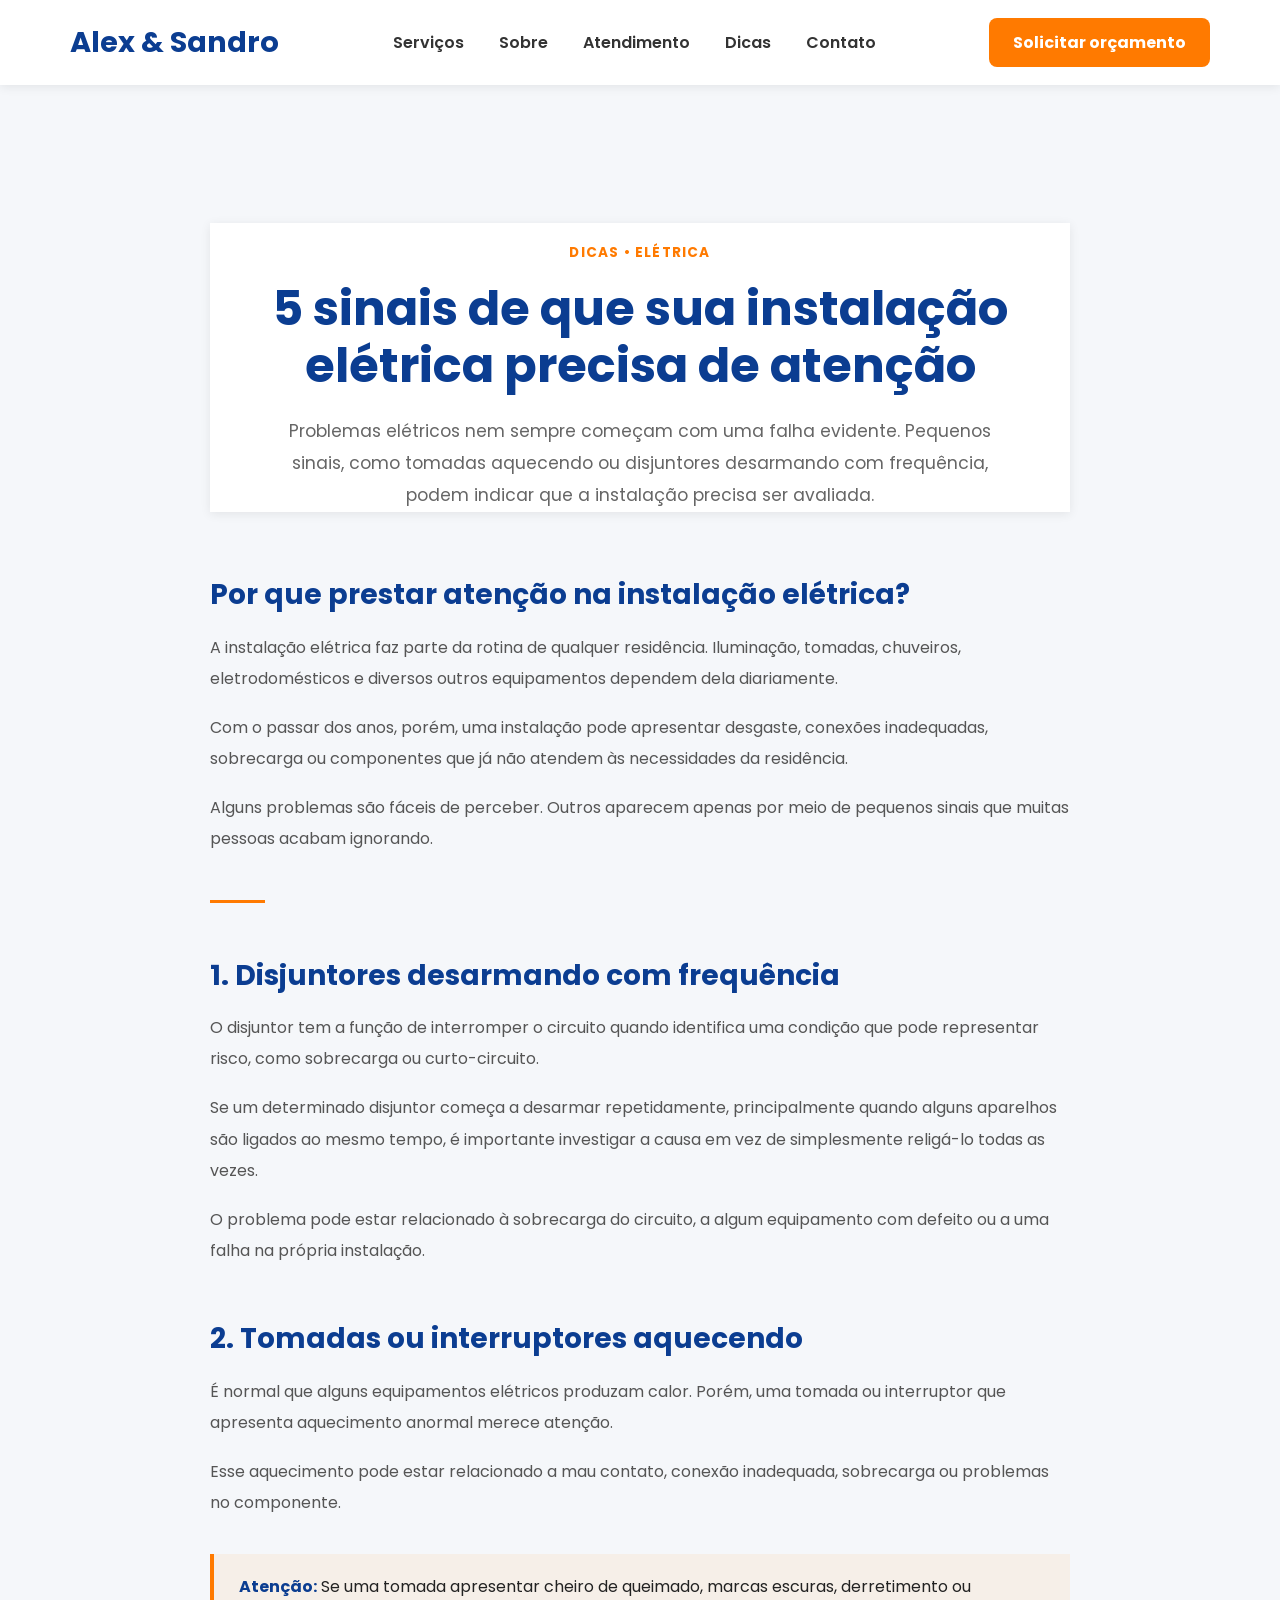
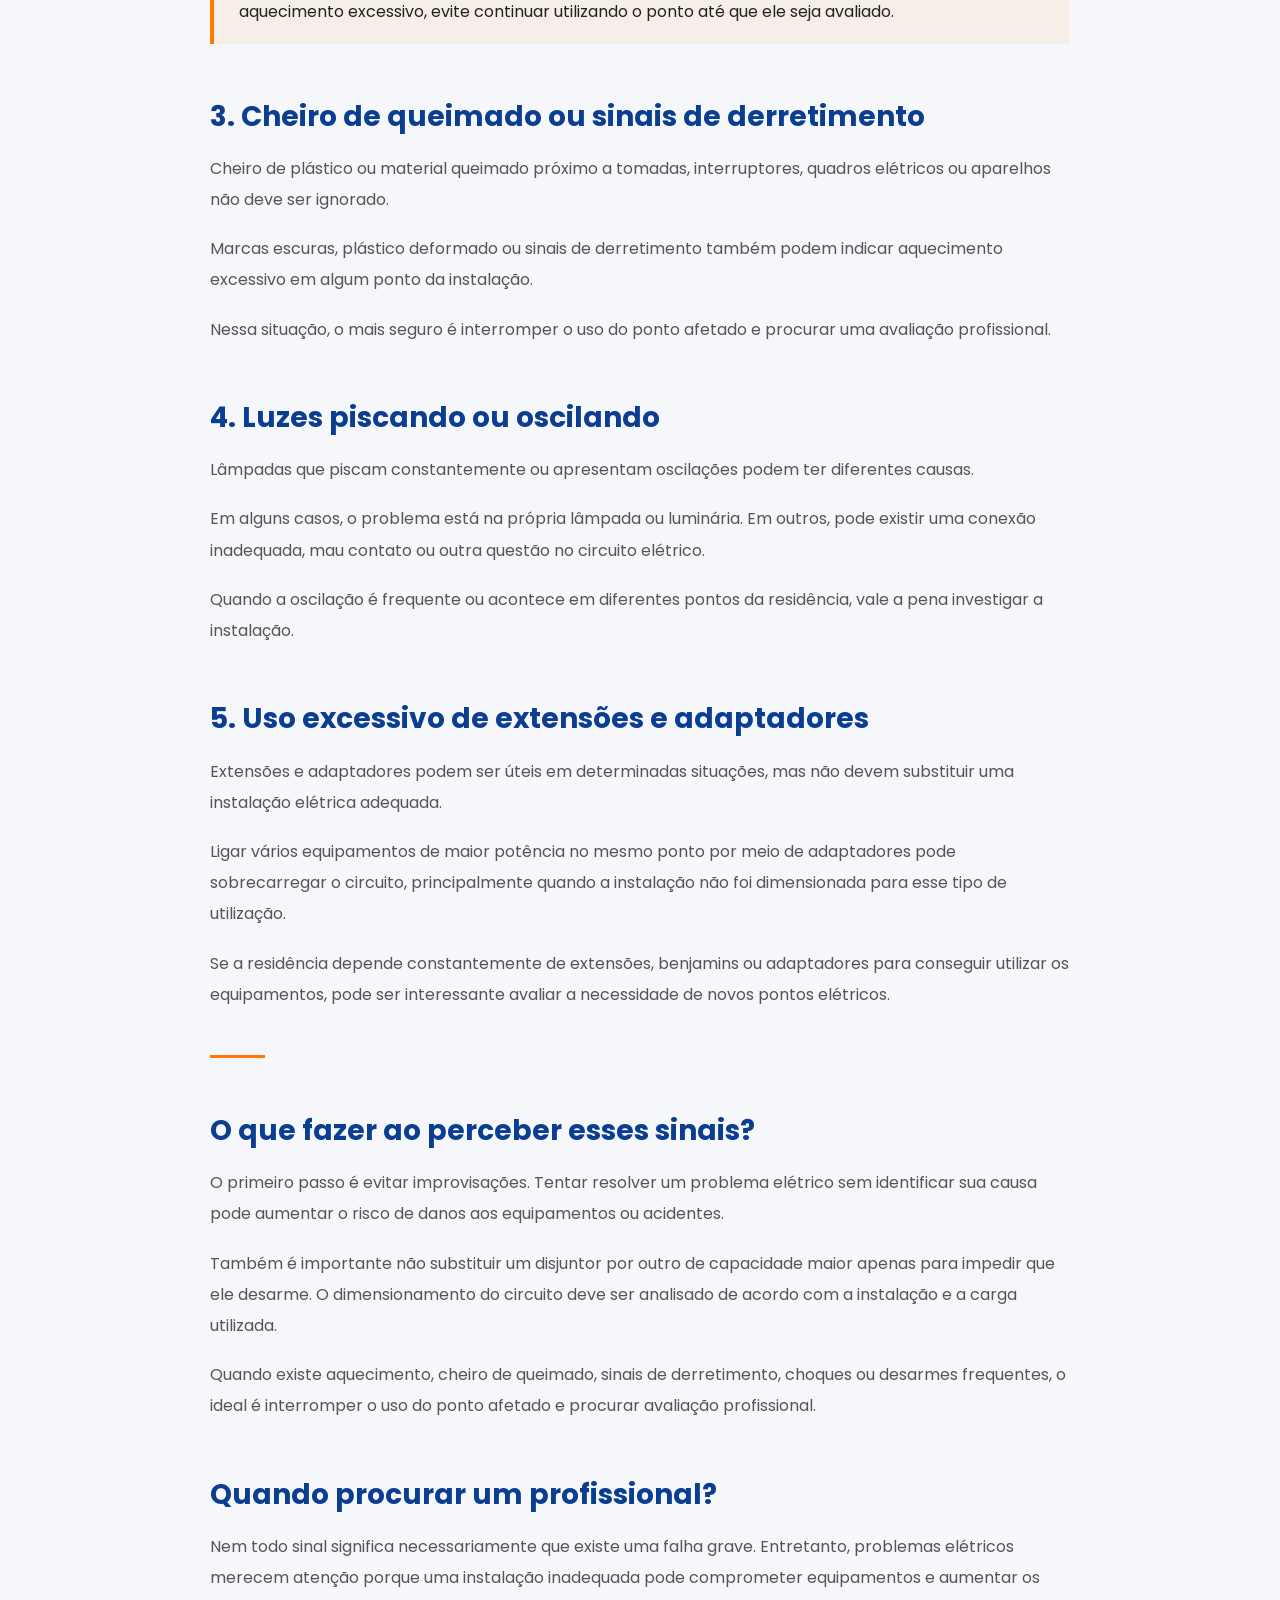
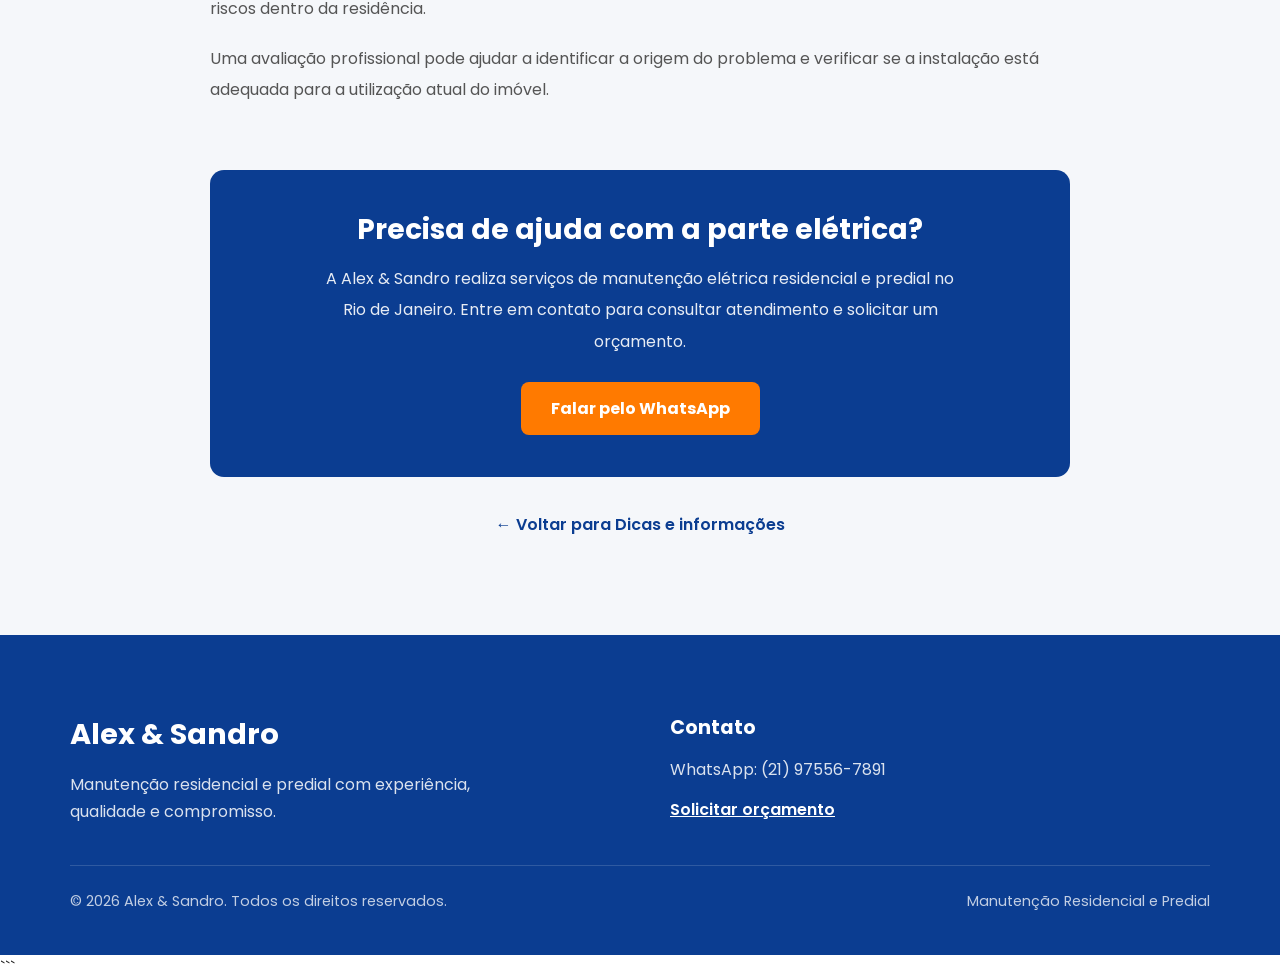
<file: dicas/sinais-instalacao-eletrica.html>
```html
<!DOCTYPE html>
<html lang="pt-BR">

<head>

    <meta charset="UTF-8">

    <meta name="viewport" content="width=device-width, initial-scale=1.0">

    <title>5 sinais de que sua instalação elétrica precisa de atenção | Alex & Sandro</title>

    <meta name="description"
        content="Conheça 5 sinais de que a instalação elétrica da sua casa precisa de atenção e saiba quando procurar ajuda profissional.">

    <meta name="robots" content="index, follow">

    <meta name="author" content="Alex & Sandro">

    <link rel="canonical"
        href="https://sandrojp00.github.io/Alex-Sandro-Site/dicas/sinais-instalacao-eletrica.html">


    <!-- ===========================
         OPEN GRAPH
    ============================ -->

    <meta property="og:title"
        content="5 sinais de que sua instalação elétrica precisa de atenção">

    <meta property="og:description"
        content="Veja os principais sinais de problemas na instalação elétrica e saiba quando é importante procurar ajuda profissional.">

    <meta property="og:type"
        content="article">

    <meta property="og:url"
        content="https://sandrojp00.github.io/Alex-Sandro-Site/dicas/sinais-instalacao-eletrica.html">

    <meta property="og:image"
        content="https://sandrojp00.github.io/Alex-Sandro-Site/assets/images/eletrica.jpg">

    <meta property="og:locale"
        content="pt_BR">


    <!-- ===========================
         FONTE
    ============================ -->

    <link rel="preconnect" href="https://fonts.googleapis.com">

    <link rel="preconnect" href="https://fonts.gstatic.com" crossorigin>

    <link
        href="https://fonts.googleapis.com/css2?family=Poppins:wght@300;400;500;600;700&display=swap"
        rel="stylesheet">


    <!-- ===========================
         CSS PRINCIPAL
    ============================ -->

    <link rel="stylesheet" href="../assets/css/style.css">


    <!-- ===========================
         CSS ESPECÍFICO DO ARTIGO
    ============================ -->

    <style>

        /* ===========================
           PÁGINA DO ARTIGO
        ============================ */

        .article-page {
            background: var(--light);
            padding: 180px 0 80px;
        }


        .article-container {
            max-width: 860px;
            margin: 0 auto;
        }


        /* ===========================
           CABEÇALHO
        ============================ */

        .article-header {
            position: relative;
            z-index: 1;
            text-align: center;
            margin-bottom: 65px;
            padding: 20px 10px 0;
        }


        .article-category {
            display: inline-block;
            color: var(--secondary);
            font-size: 0.85rem;
            font-weight: 700;
            text-transform: uppercase;
            letter-spacing: 1.2px;
            margin-bottom: 18px;
        }


        .article-header h1 {
            max-width: 800px;
            margin: 0 auto 22px;
            color: var(--primary);
            font-size: 3rem;
            line-height: 1.18;
        }


        .article-intro {
            max-width: 720px;
            margin: 0 auto;
            color: #666;
            font-size: 1.08rem;
            line-height: 1.85;
        }


        /* ===========================
           CONTEÚDO EDITORIAL
        ============================ */

        .article-content {
            position: relative;
            z-index: 1;
        }


        .article-content h2 {
            color: var(--primary);
            font-size: 1.75rem;
            line-height: 1.3;
            margin-top: 55px;
            margin-bottom: 18px;
        }


        .article-content h2:first-child {
            margin-top: 0;
        }


        .article-content h3 {
            color: var(--primary);
            font-size: 1.3rem;
            line-height: 1.4;
            margin-top: 40px;
            margin-bottom: 12px;
        }


        .article-content p {
            color: #555;
            font-size: 1rem;
            line-height: 1.95;
            margin: 0 0 18px;
        }


        .article-content ul {
            margin: 25px 0 30px;
            padding-left: 25px;
        }


        .article-content li {
            color: #555;
            line-height: 1.85;
            margin-bottom: 12px;
            padding-left: 5px;
        }


        /* ===========================
           DESTAQUE EDITORIAL
        ============================ */

        .article-tip {
            margin: 35px 0;
            padding: 20px 25px;
            background: rgba(255, 122, 0, 0.07);
            border-left: 4px solid var(--secondary);
        }


        .article-tip strong {
            color: var(--primary);
        }


        /* ===========================
           DIVISOR
        ============================ */

        .article-divider {
            width: 55px;
            height: 3px;
            background: var(--secondary);
            margin: 45px 0;
            border: none;
        }


        /* ===========================
           CTA WHATSAPP
        ============================ */

        .article-cta {
            margin-top: 65px;
            padding: 42px 35px;
            background: var(--primary);
            border-radius: 14px;
            text-align: center;
        }


        .article-cta h2 {
            margin: 0;
            color: var(--white);
            font-size: 1.75rem;
        }


        .article-cta p {
            max-width: 650px;
            margin: 15px auto 0;
            color: rgba(255, 255, 255, 0.9);
        }


        .article-cta-button {
            display: inline-block;
            margin-top: 25px;
            padding: 14px 30px;
            background: var(--secondary);
            color: var(--white);
            text-decoration: none;
            border-radius: 8px;
            font-weight: 700;
            transition: 0.3s;
        }


        .article-cta-button:hover {
            transform: translateY(-3px);
        }


        /* ===========================
           VOLTAR
        ============================ */

        .article-back {
            text-align: center;
            margin-top: 35px;
        }


        .article-back a {
            color: var(--primary);
            font-weight: 600;
            text-decoration: none;
        }


        .article-back a:hover {
            color: var(--secondary);
        }


        /* ===========================
           RESPONSIVO
        ============================ */

        @media (max-width: 768px) {

            .article-page {
                padding: 155px 0 60px;
            }


            .article-container {
                width: 100%;
                padding: 0 20px;
            }


            .article-header {
                margin-bottom: 45px;
                padding: 15px 0 0;
            }


            .article-category {
                font-size: 0.78rem;
                letter-spacing: 1px;
            }


            .article-header h1 {
                font-size: 2rem;
                line-height: 1.25;
            }


            .article-intro {
                font-size: 0.95rem;
                line-height: 1.75;
            }


            .article-content h2 {
                font-size: 1.5rem;
                margin-top: 42px;
            }


            .article-content h3 {
                font-size: 1.15rem;
                margin-top: 32px;
            }


            .article-content p,
            .article-content li {
                font-size: 0.95rem;
                line-height: 1.8;
            }


            .article-content ul {
                padding-left: 22px;
            }


            .article-tip {
                padding: 18px 20px;
            }


            .article-divider {
                margin: 35px 0;
            }


            .article-cta {
                margin-top: 50px;
                padding: 32px 22px;
                border-radius: 12px;
            }


            .article-cta h2 {
                font-size: 1.45rem;
            }


            .article-cta-button {
                width: 100%;
                box-sizing: border-box;
            }

        }

    </style>


    <!-- ===========================
         DADOS ESTRUTURADOS
    ============================ -->

    <script type="application/ld+json">
    {
        "@context": "https://schema.org",
        "@type": "Article",
        "headline": "5 sinais de que sua instalação elétrica precisa de atenção",
        "description": "Conheça 5 sinais de que a instalação elétrica da sua casa precisa de atenção e saiba quando procurar ajuda profissional.",
        "author": {
            "@type": "Organization",
            "name": "Alex & Sandro"
        },
        "publisher": {
            "@type": "Organization",
            "name": "Alex & Sandro",
            "logo": {
                "@type": "ImageObject",
                "url": "https://sandrojp00.github.io/Alex-Sandro-Site/assets/images/logo.png"
            }
        },
        "mainEntityOfPage": {
            "@type": "WebPage",
            "@id": "https://sandrojp00.github.io/Alex-Sandro-Site/dicas/sinais-instalacao-eletrica.html"
        },
        "image": "https://sandrojp00.github.io/Alex-Sandro-Site/assets/images/eletrica.jpg"
    }
    </script>

</head>


<body>


    <!-- ===========================
         HEADER
    ============================ -->

    <header>

        <div class="container">

            <div class="logo">
                <h2>Alex & Sandro</h2>
            </div>


            <nav>

                <ul>

                    <li>
                        <a href="../index.html#services">
                            Serviços
                        </a>
                    </li>

                    <li>
                        <a href="../index.html#about">
                            Sobre
                        </a>
                    </li>

                    <li>
                        <a href="../index.html#coverage">
                            Atendimento
                        </a>
                    </li>

                    <li>
                        <a href="../index.html#tips">
                            Dicas
                        </a>
                    </li>

                    <li>
                        <a href="../index.html#contact">
                            Contato
                        </a>
                    </li>

                </ul>

            </nav>


            <a
                href="https://wa.me/5521975567891?text=Olá!%20Encontrei%20o%20site%20da%20Alex%20%26%20Sandro%20e%20gostaria%20de%20solicitar%20um%20orçamento"
                target="_blank"
                rel="noopener noreferrer"
                class="btn-header"
            >
                Solicitar orçamento
            </a>

        </div>

    </header>


    <!-- ===========================
         ARTIGO
    ============================ -->

    <main>

        <section class="article-page">

            <div class="container">

                <div class="article-container">


                    <!-- CABEÇALHO -->

                    <header class="article-header">

                        <span class="article-category">
                            Dicas • Elétrica
                        </span>

                        <h1>
                            5 sinais de que sua instalação elétrica precisa de atenção
                        </h1>

                        <p class="article-intro">
                            Problemas elétricos nem sempre começam com uma falha evidente.
                            Pequenos sinais, como tomadas aquecendo ou disjuntores
                            desarmando com frequência, podem indicar que a instalação
                            precisa ser avaliada.
                        </p>

                    </header>


                    <!-- CONTEÚDO -->

                    <article class="article-content">


                        <h2>
                            Por que prestar atenção na instalação elétrica?
                        </h2>

                        <p>
                            A instalação elétrica faz parte da rotina de qualquer
                            residência. Iluminação, tomadas, chuveiros, eletrodomésticos
                            e diversos outros equipamentos dependem dela diariamente.
                        </p>

                        <p>
                            Com o passar dos anos, porém, uma instalação pode apresentar
                            desgaste, conexões inadequadas, sobrecarga ou componentes
                            que já não atendem às necessidades da residência.
                        </p>

                        <p>
                            Alguns problemas são fáceis de perceber. Outros aparecem
                            apenas por meio de pequenos sinais que muitas pessoas
                            acabam ignorando.
                        </p>


                        <hr class="article-divider">


                        <h2>
                            1. Disjuntores desarmando com frequência
                        </h2>

                        <p>
                            O disjuntor tem a função de interromper o circuito quando
                            identifica uma condição que pode representar risco, como
                            sobrecarga ou curto-circuito.
                        </p>

                        <p>
                            Se um determinado disjuntor começa a desarmar repetidamente,
                            principalmente quando alguns aparelhos são ligados ao
                            mesmo tempo, é importante investigar a causa em vez de
                            simplesmente religá-lo todas as vezes.
                        </p>

                        <p>
                            O problema pode estar relacionado à sobrecarga do circuito,
                            a algum equipamento com defeito ou a uma falha na própria
                            instalação.
                        </p>


                        <h2>
                            2. Tomadas ou interruptores aquecendo
                        </h2>

                        <p>
                            É normal que alguns equipamentos elétricos produzam calor.
                            Porém, uma tomada ou interruptor que apresenta aquecimento
                            anormal merece atenção.
                        </p>

                        <p>
                            Esse aquecimento pode estar relacionado a mau contato,
                            conexão inadequada, sobrecarga ou problemas no componente.
                        </p>

                        <div class="article-tip">

                            <strong>Atenção:</strong>

                            Se uma tomada apresentar cheiro de queimado, marcas
                            escuras, derretimento ou aquecimento excessivo, evite
                            continuar utilizando o ponto até que ele seja avaliado.

                        </div>


                        <h2>
                            3. Cheiro de queimado ou sinais de derretimento
                        </h2>

                        <p>
                            Cheiro de plástico ou material queimado próximo a tomadas,
                            interruptores, quadros elétricos ou aparelhos não deve
                            ser ignorado.
                        </p>

                        <p>
                            Marcas escuras, plástico deformado ou sinais de derretimento
                            também podem indicar aquecimento excessivo em algum ponto
                            da instalação.
                        </p>

                        <p>
                            Nessa situação, o mais seguro é interromper o uso do ponto
                            afetado e procurar uma avaliação profissional.
                        </p>


                        <h2>
                            4. Luzes piscando ou oscilando
                        </h2>

                        <p>
                            Lâmpadas que piscam constantemente ou apresentam oscilações
                            podem ter diferentes causas.
                        </p>

                        <p>
                            Em alguns casos, o problema está na própria lâmpada ou
                            luminária. Em outros, pode existir uma conexão inadequada,
                            mau contato ou outra questão no circuito elétrico.
                        </p>

                        <p>
                            Quando a oscilação é frequente ou acontece em diferentes
                            pontos da residência, vale a pena investigar a instalação.
                        </p>


                        <h2>
                            5. Uso excessivo de extensões e adaptadores
                        </h2>

                        <p>
                            Extensões e adaptadores podem ser úteis em determinadas
                            situações, mas não devem substituir uma instalação elétrica
                            adequada.
                        </p>

                        <p>
                            Ligar vários equipamentos de maior potência no mesmo ponto
                            por meio de adaptadores pode sobrecarregar o circuito,
                            principalmente quando a instalação não foi dimensionada
                            para esse tipo de utilização.
                        </p>

                        <p>
                            Se a residência depende constantemente de extensões,
                            benjamins ou adaptadores para conseguir utilizar os
                            equipamentos, pode ser interessante avaliar a necessidade
                            de novos pontos elétricos.
                        </p>


                        <hr class="article-divider">


                        <h2>
                            O que fazer ao perceber esses sinais?
                        </h2>

                        <p>
                            O primeiro passo é evitar improvisações. Tentar resolver
                            um problema elétrico sem identificar sua causa pode
                            aumentar o risco de danos aos equipamentos ou acidentes.
                        </p>

                        <p>
                            Também é importante não substituir um disjuntor por outro
                            de capacidade maior apenas para impedir que ele desarme.
                            O dimensionamento do circuito deve ser analisado de acordo
                            com a instalação e a carga utilizada.
                        </p>

                        <p>
                            Quando existe aquecimento, cheiro de queimado, sinais de
                            derretimento, choques ou desarmes frequentes, o ideal é
                            interromper o uso do ponto afetado e procurar avaliação
                            profissional.
                        </p>


                        <h2>
                            Quando procurar um profissional?
                        </h2>

                        <p>
                            Nem todo sinal significa necessariamente que existe uma
                            falha grave. Entretanto, problemas elétricos merecem
                            atenção porque uma instalação inadequada pode comprometer
                            equipamentos e aumentar os riscos dentro da residência.
                        </p>

                        <p>
                            Uma avaliação profissional pode ajudar a identificar a
                            origem do problema e verificar se a instalação está
                            adequada para a utilização atual do imóvel.
                        </p>


                        <!-- CTA -->

                        <div class="article-cta">

                            <h2>
                                Precisa de ajuda com a parte elétrica?
                            </h2>

                            <p>
                                A Alex & Sandro realiza serviços de manutenção elétrica
                                residencial e predial no Rio de Janeiro. Entre em
                                contato para consultar atendimento e solicitar um
                                orçamento.
                            </p>

                            <a
                                href="https://wa.me/5521975567891?text=Olá!%20Vi%20a%20dica%20sobre%20instalação%20elétrica%20no%20site%20da%20Alex%20%26%20Sandro%20e%20gostaria%20de%20solicitar%20um%20orçamento"
                                target="_blank"
                                rel="noopener noreferrer"
                                class="article-cta-button"
                            >
                                Falar pelo WhatsApp
                            </a>

                        </div>


                    </article>


                    <!-- VOLTAR -->

                    <div class="article-back">

                        <a href="../index.html#tips">
                            ← Voltar para Dicas e informações
                        </a>

                    </div>


                </div>

            </div>

        </section>

    </main>


    <!-- ===========================
         RODAPÉ
    ============================ -->

    <footer>

        <div class="container">

            <div class="footer-content">


                <div class="footer-brand">

                    <h2>
                        Alex & Sandro
                    </h2>

                    <p>
                        Manutenção residencial e predial
                        com experiência, qualidade e compromisso.
                    </p>

                </div>


                <div class="footer-contact">

                    <h3>
                        Contato
                    </h3>

                    <p>
                        WhatsApp: (21) 97556-7891
                    </p>

                    <a
                        href="https://wa.me/5521975567891?text=Olá!%20Encontrei%20o%20site%20da%20Alex%20%26%20Sandro%20e%20gostaria%20de%20solicitar%20um%20orçamento"
                        target="_blank"
                        rel="noopener noreferrer"
                    >
                        Solicitar orçamento
                    </a>

                </div>


            </div>


            <div class="footer-bottom">

                <p>
                    © 2026 Alex & Sandro. Todos os direitos reservados.
                </p>

                <p>
                    Manutenção Residencial e Predial
                </p>

            </div>

        </div>

    </footer>


</body>

</html>
```
</file>
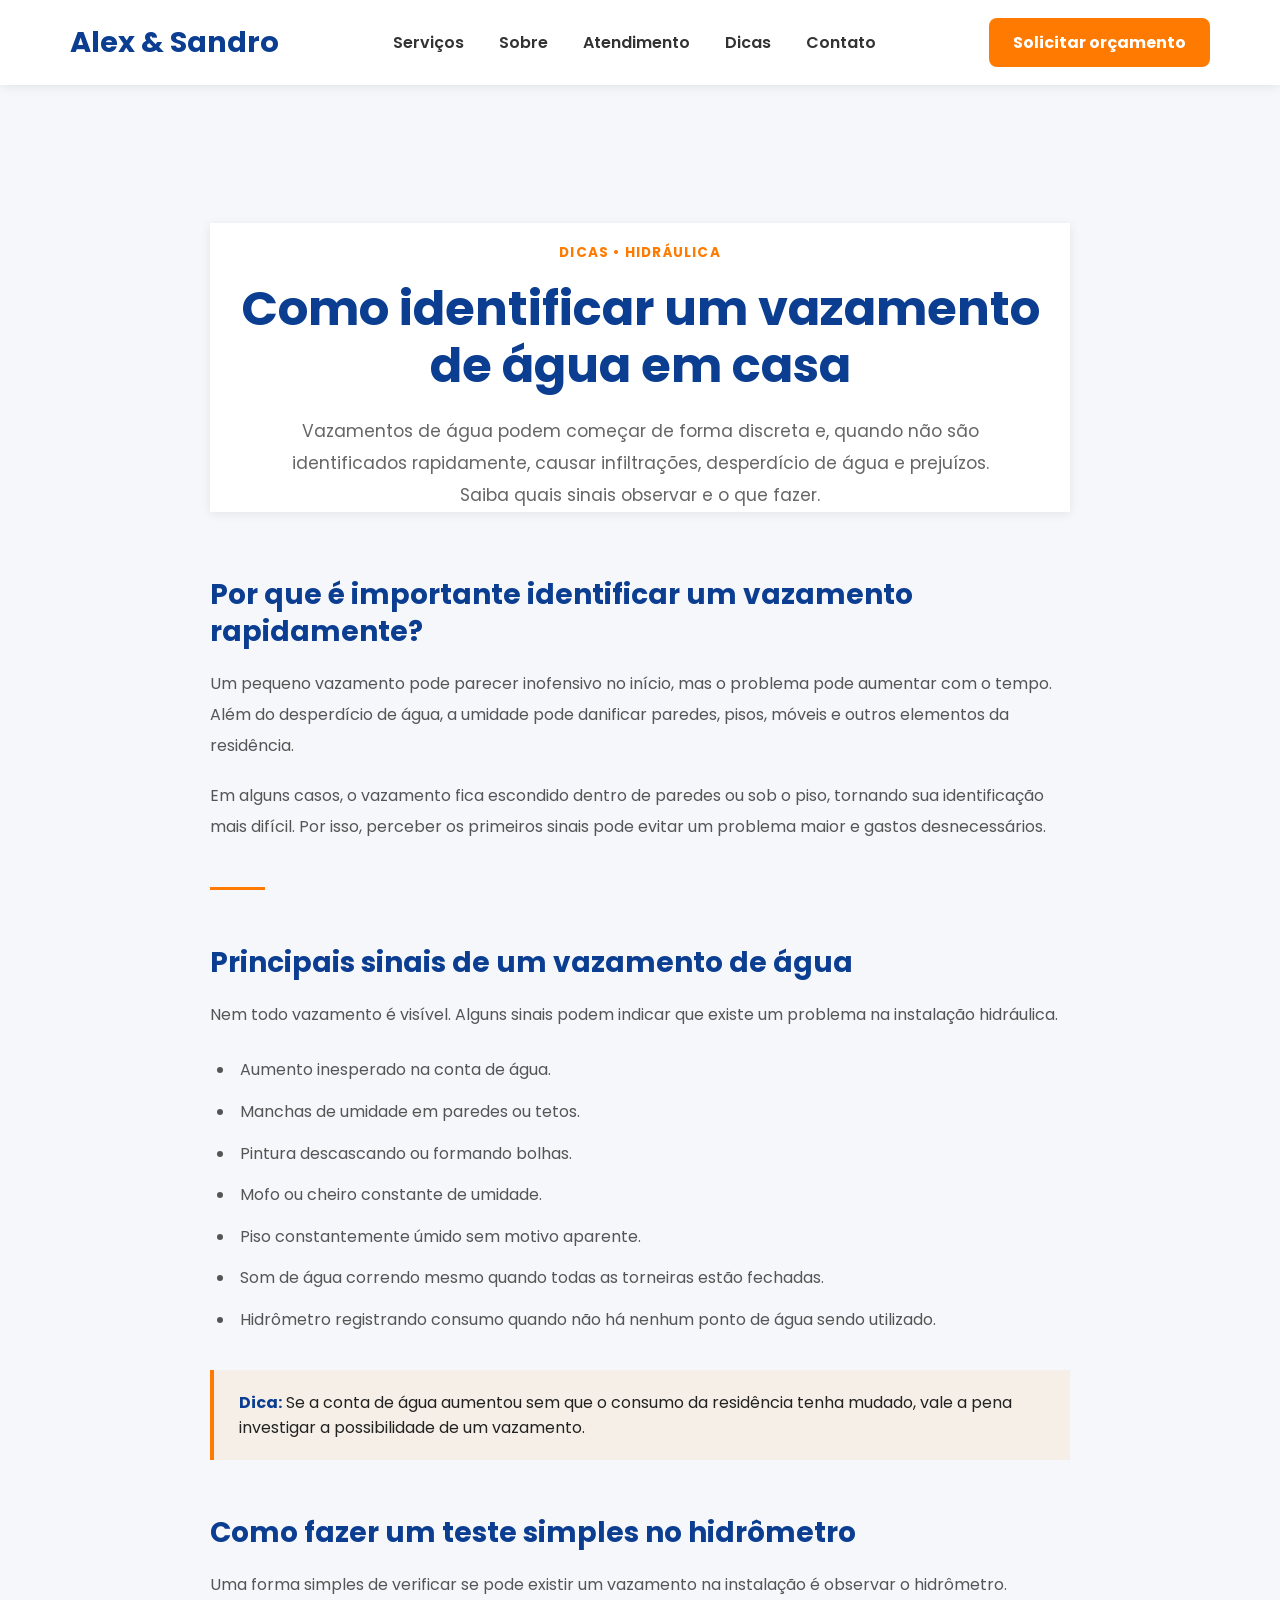
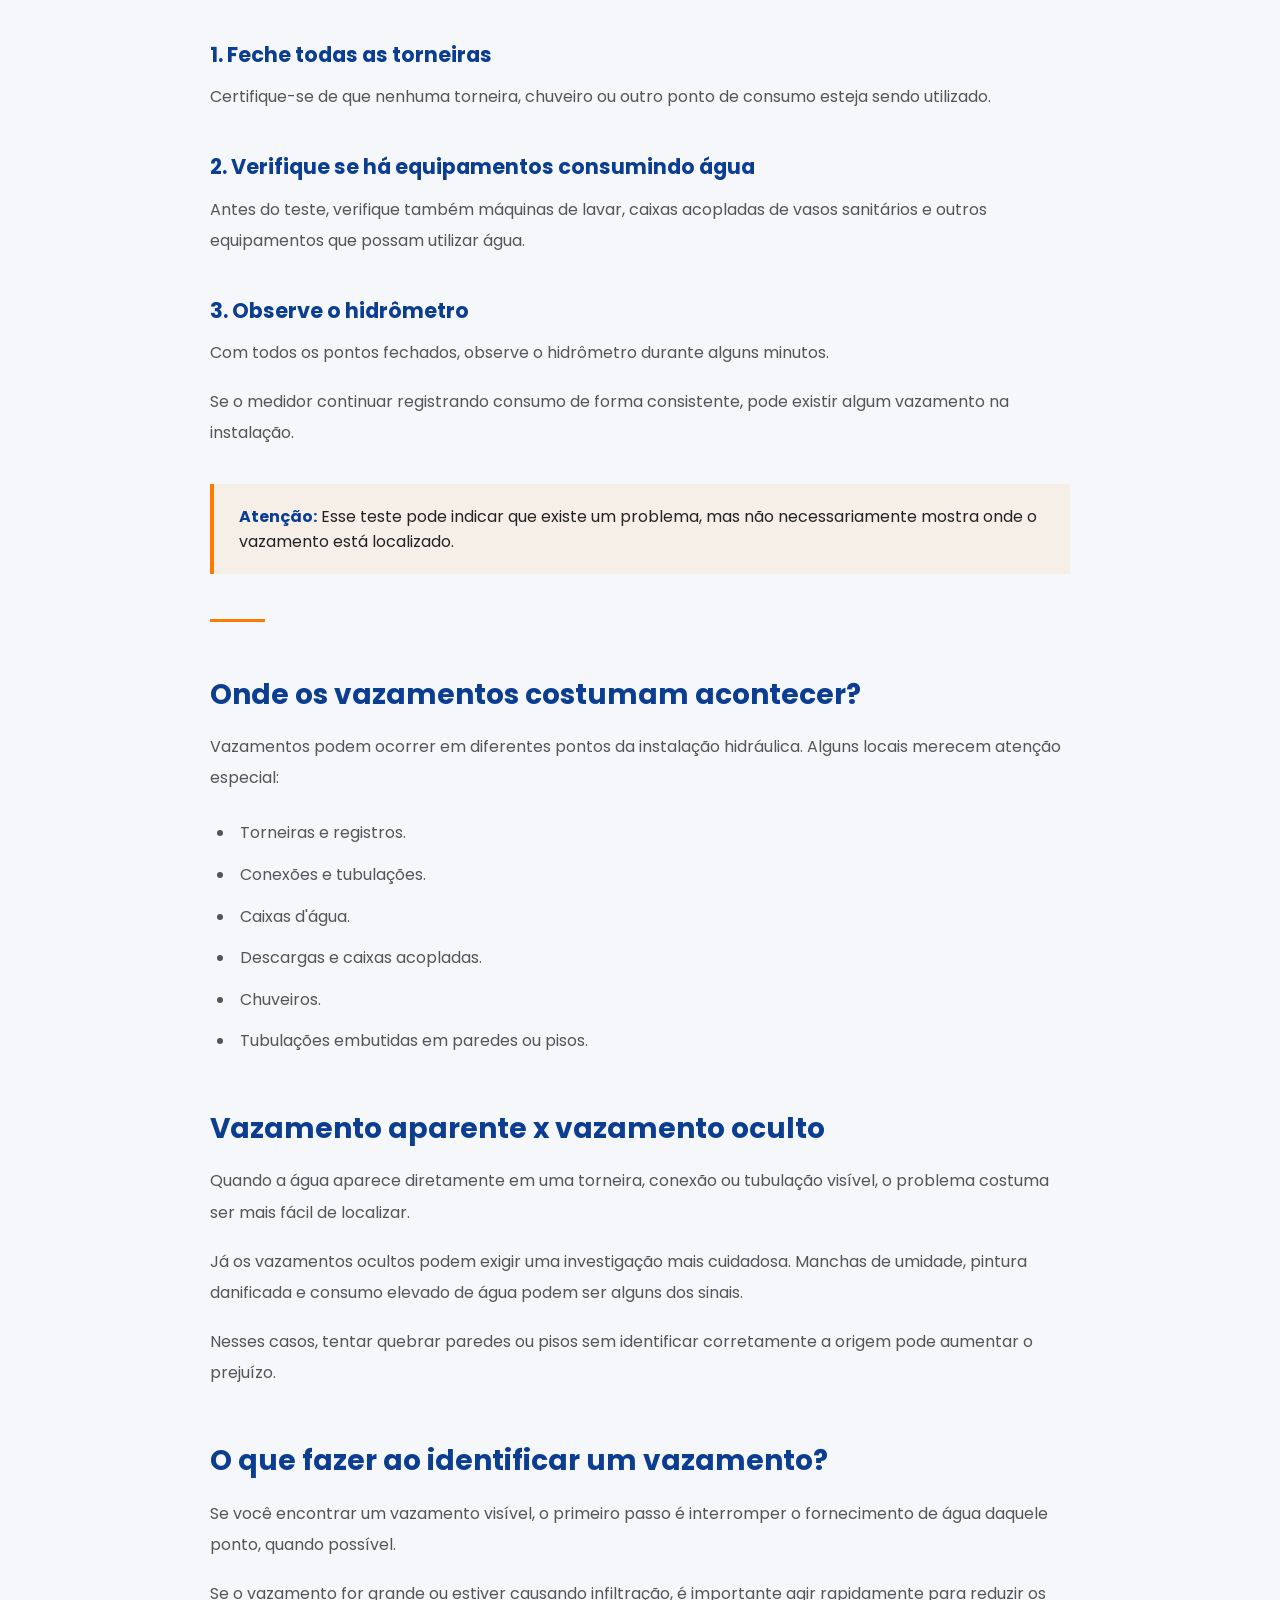
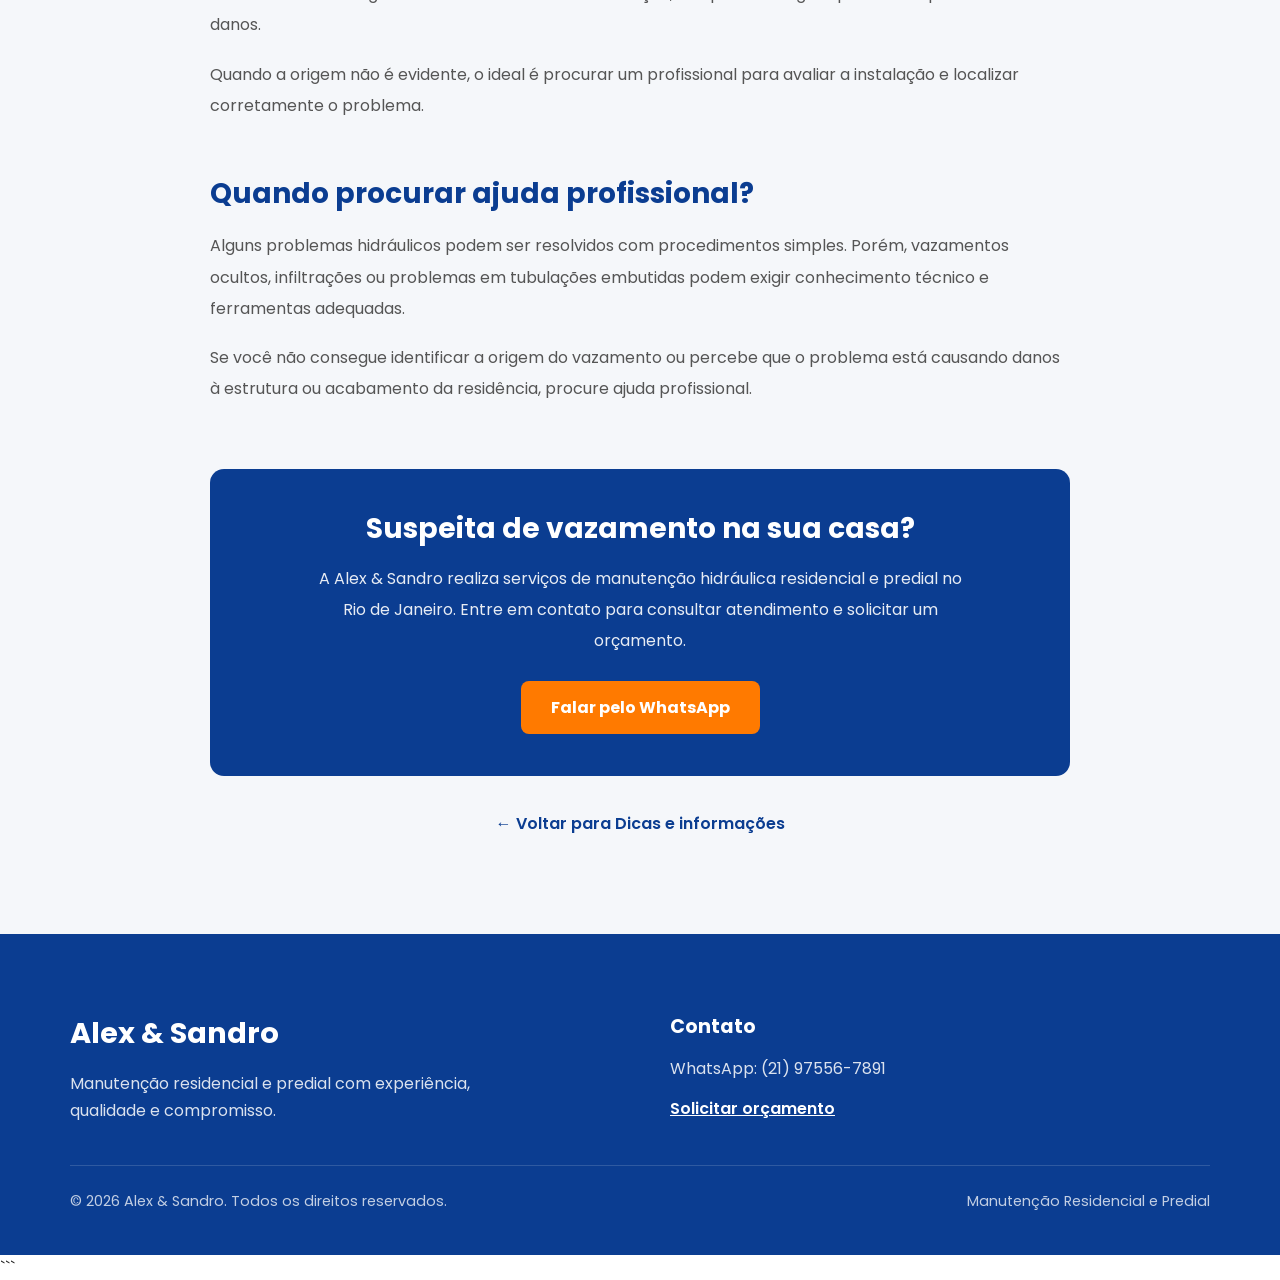
<file: dicas/vazamento-de-agua.html>
```html
<!DOCTYPE html>
<html lang="pt-BR">

<head>

    <meta charset="UTF-8">

    <meta name="viewport" content="width=device-width, initial-scale=1.0">

    <title>Como identificar um vazamento de água em casa | Alex & Sandro</title>

    <meta name="description"
        content="Aprenda como identificar sinais de vazamento de água em casa, fazer um teste simples no hidrômetro e saber quando procurar ajuda profissional.">

    <meta name="robots" content="index, follow">

    <meta name="author" content="Alex & Sandro">

    <link rel="canonical"
        href="https://sandrojp00.github.io/Alex-Sandro-Site/dicas/vazamento-de-agua.html">


    <!-- ===========================
         OPEN GRAPH
    ============================ -->

    <meta property="og:title"
        content="Como identificar um vazamento de água em casa">

    <meta property="og:description"
        content="Veja os principais sinais de vazamento de água, como fazer um teste simples e quando procurar ajuda profissional.">

    <meta property="og:type"
        content="article">

    <meta property="og:url"
        content="https://sandrojp00.github.io/Alex-Sandro-Site/dicas/vazamento-de-agua.html">

    <meta property="og:image"
        content="https://sandrojp00.github.io/Alex-Sandro-Site/assets/images/hidraulica.jpg">

    <meta property="og:locale"
        content="pt_BR">


    <!-- ===========================
         FONTE
    ============================ -->

    <link rel="preconnect" href="https://fonts.googleapis.com">

    <link rel="preconnect" href="https://fonts.gstatic.com" crossorigin>

    <link
        href="https://fonts.googleapis.com/css2?family=Poppins:wght@300;400;500;600;700&display=swap"
        rel="stylesheet">


    <!-- ===========================
         CSS PRINCIPAL
    ============================ -->

    <link rel="stylesheet" href="../assets/css/style.css">


    <!-- ===========================
         CSS ESPECÍFICO DO ARTIGO
    ============================ -->

    <style>

        /* ===========================
           PÁGINA DO ARTIGO
        ============================ */

        .article-page {
            background: var(--light);
            padding: 180px 0 80px;
        }


        .article-container {
            max-width: 860px;
            margin: 0 auto;
        }


        /* ===========================
           CABEÇALHO
        ============================ */

        .article-header {
            position: relative;
            z-index: 1;
            text-align: center;
            margin-bottom: 65px;
            padding: 20px 10px 0;
        }


        .article-category {
            display: inline-block;
            color: var(--secondary);
            font-size: 0.85rem;
            font-weight: 700;
            text-transform: uppercase;
            letter-spacing: 1.2px;
            margin-bottom: 18px;
        }


        .article-header h1 {
            max-width: 800px;
            margin: 0 auto 22px;
            color: var(--primary);
            font-size: 3rem;
            line-height: 1.18;
        }


        .article-intro {
            max-width: 720px;
            margin: 0 auto;
            color: #666;
            font-size: 1.08rem;
            line-height: 1.85;
        }


        /* ===========================
           CONTEÚDO EDITORIAL
        ============================ */

        .article-content {
            position: relative;
            z-index: 1;
        }


        .article-content h2 {
            color: var(--primary);
            font-size: 1.75rem;
            line-height: 1.3;
            margin-top: 55px;
            margin-bottom: 18px;
        }


        .article-content h2:first-child {
            margin-top: 0;
        }


        .article-content h3 {
            color: var(--primary);
            font-size: 1.3rem;
            line-height: 1.4;
            margin-top: 40px;
            margin-bottom: 12px;
        }


        .article-content p {
            color: #555;
            font-size: 1rem;
            line-height: 1.95;
            margin: 0 0 18px;
        }


        .article-content ul {
            margin: 25px 0 30px;
            padding-left: 25px;
        }


        .article-content li {
            color: #555;
            line-height: 1.85;
            margin-bottom: 12px;
            padding-left: 5px;
        }


        /* ===========================
           DESTAQUE EDITORIAL
        ============================ */

        .article-tip {
            margin: 35px 0;
            padding: 20px 25px;
            background: rgba(255, 122, 0, 0.07);
            border-left: 4px solid var(--secondary);
        }


        .article-tip strong {
            color: var(--primary);
        }


        /* ===========================
           DIVISOR
        ============================ */

        .article-divider {
            width: 55px;
            height: 3px;
            background: var(--secondary);
            margin: 45px 0;
            border: none;
        }


        /* ===========================
           CTA WHATSAPP
        ============================ */

        .article-cta {
            margin-top: 65px;
            padding: 42px 35px;
            background: var(--primary);
            border-radius: 14px;
            text-align: center;
        }


        .article-cta h2 {
            margin: 0;
            color: var(--white);
            font-size: 1.75rem;
        }


        .article-cta p {
            max-width: 650px;
            margin: 15px auto 0;
            color: rgba(255, 255, 255, 0.9);
        }


        .article-cta-button {
            display: inline-block;
            margin-top: 25px;
            padding: 14px 30px;
            background: var(--secondary);
            color: var(--white);
            text-decoration: none;
            border-radius: 8px;
            font-weight: 700;
            transition: 0.3s;
        }


        .article-cta-button:hover {
            transform: translateY(-3px);
        }


        /* ===========================
           VOLTAR
        ============================ */

        .article-back {
            text-align: center;
            margin-top: 35px;
        }


        .article-back a {
            color: var(--primary);
            font-weight: 600;
            text-decoration: none;
        }


        .article-back a:hover {
            color: var(--secondary);
        }


        /* ===========================
           RESPONSIVO
        ============================ */

        @media (max-width: 768px) {

            .article-page {
                padding: 155px 0 60px;
            }


            .article-container {
                width: 100%;
                padding: 0 20px;
            }


            .article-header {
                margin-bottom: 45px;
                padding: 15px 0 0;
            }


            .article-category {
                font-size: 0.78rem;
                letter-spacing: 1px;
            }


            .article-header h1 {
                font-size: 2rem;
                line-height: 1.25;
            }


            .article-intro {
                font-size: 0.95rem;
                line-height: 1.75;
            }


            .article-content h2 {
                font-size: 1.5rem;
                margin-top: 42px;
            }


            .article-content h3 {
                font-size: 1.15rem;
                margin-top: 32px;
            }


            .article-content p,
            .article-content li {
                font-size: 0.95rem;
                line-height: 1.8;
            }


            .article-content ul {
                padding-left: 22px;
            }


            .article-tip {
                padding: 18px 20px;
            }


            .article-divider {
                margin: 35px 0;
            }


            .article-cta {
                margin-top: 50px;
                padding: 32px 22px;
                border-radius: 12px;
            }


            .article-cta h2 {
                font-size: 1.45rem;
            }


            .article-cta-button {
                width: 100%;
                box-sizing: border-box;
            }

        }

    </style>


    <!-- ===========================
         DADOS ESTRUTURADOS
    ============================ -->

    <script type="application/ld+json">
    {
        "@context": "https://schema.org",
        "@type": "Article",
        "headline": "Como identificar um vazamento de água em casa",
        "description": "Aprenda como identificar sinais de vazamento de água em casa, fazer um teste simples no hidrômetro e saber quando procurar ajuda profissional.",
        "author": {
            "@type": "Organization",
            "name": "Alex & Sandro"
        },
        "publisher": {
            "@type": "Organization",
            "name": "Alex & Sandro",
            "logo": {
                "@type": "ImageObject",
                "url": "https://sandrojp00.github.io/Alex-Sandro-Site/assets/images/logo.png"
            }
        },
        "mainEntityOfPage": {
            "@type": "WebPage",
            "@id": "https://sandrojp00.github.io/Alex-Sandro-Site/dicas/vazamento-de-agua.html"
        },
        "image": "https://sandrojp00.github.io/Alex-Sandro-Site/assets/images/hidraulica.jpg"
    }
    </script>

</head>


<body>


    <!-- ===========================
         HEADER
    ============================ -->

    <header>

        <div class="container">

            <div class="logo">
                <h2>Alex & Sandro</h2>
            </div>


            <nav>

                <ul>

                    <li>
                        <a href="../index.html#services">
                            Serviços
                        </a>
                    </li>

                    <li>
                        <a href="../index.html#about">
                            Sobre
                        </a>
                    </li>

                    <li>
                        <a href="../index.html#coverage">
                            Atendimento
                        </a>
                    </li>

                    <li>
                        <a href="../index.html#tips">
                            Dicas
                        </a>
                    </li>

                    <li>
                        <a href="../index.html#contact">
                            Contato
                        </a>
                    </li>

                </ul>

            </nav>


            <a
                href="https://wa.me/5521975567891?text=Olá!%20Encontrei%20o%20site%20da%20Alex%20%26%20Sandro%20e%20gostaria%20de%20solicitar%20um%20orçamento"
                target="_blank"
                rel="noopener noreferrer"
                class="btn-header"
            >
                Solicitar orçamento
            </a>

        </div>

    </header>


    <!-- ===========================
         ARTIGO
    ============================ -->

    <main>

        <section class="article-page">

            <div class="container">

                <div class="article-container">


                    <!-- CABEÇALHO -->

                    <header class="article-header">

                        <span class="article-category">
                            Dicas • Hidráulica
                        </span>

                        <h1>
                            Como identificar um vazamento de água em casa
                        </h1>

                        <p class="article-intro">
                            Vazamentos de água podem começar de forma discreta e,
                            quando não são identificados rapidamente, causar
                            infiltrações, desperdício de água e prejuízos.
                            Saiba quais sinais observar e o que fazer.
                        </p>

                    </header>


                    <!-- CONTEÚDO -->

                    <article class="article-content">


                        <h2>
                            Por que é importante identificar um vazamento rapidamente?
                        </h2>

                        <p>
                            Um pequeno vazamento pode parecer inofensivo no início,
                            mas o problema pode aumentar com o tempo. Além do
                            desperdício de água, a umidade pode danificar paredes,
                            pisos, móveis e outros elementos da residência.
                        </p>

                        <p>
                            Em alguns casos, o vazamento fica escondido dentro de
                            paredes ou sob o piso, tornando sua identificação mais
                            difícil. Por isso, perceber os primeiros sinais pode
                            evitar um problema maior e gastos desnecessários.
                        </p>


                        <hr class="article-divider">


                        <h2>
                            Principais sinais de um vazamento de água
                        </h2>

                        <p>
                            Nem todo vazamento é visível. Alguns sinais podem
                            indicar que existe um problema na instalação hidráulica.
                        </p>

                        <ul>

                            <li>
                                Aumento inesperado na conta de água.
                            </li>

                            <li>
                                Manchas de umidade em paredes ou tetos.
                            </li>

                            <li>
                                Pintura descascando ou formando bolhas.
                            </li>

                            <li>
                                Mofo ou cheiro constante de umidade.
                            </li>

                            <li>
                                Piso constantemente úmido sem motivo aparente.
                            </li>

                            <li>
                                Som de água correndo mesmo quando todas as
                                torneiras estão fechadas.
                            </li>

                            <li>
                                Hidrômetro registrando consumo quando não há
                                nenhum ponto de água sendo utilizado.
                            </li>

                        </ul>


                        <div class="article-tip">

                            <strong>Dica:</strong>

                            Se a conta de água aumentou sem que o consumo da
                            residência tenha mudado, vale a pena investigar
                            a possibilidade de um vazamento.

                        </div>


                        <h2>
                            Como fazer um teste simples no hidrômetro
                        </h2>

                        <p>
                            Uma forma simples de verificar se pode existir um
                            vazamento na instalação é observar o hidrômetro.
                        </p>


                        <h3>
                            1. Feche todas as torneiras
                        </h3>

                        <p>
                            Certifique-se de que nenhuma torneira, chuveiro ou
                            outro ponto de consumo esteja sendo utilizado.
                        </p>


                        <h3>
                            2. Verifique se há equipamentos consumindo água
                        </h3>

                        <p>
                            Antes do teste, verifique também máquinas de lavar,
                            caixas acopladas de vasos sanitários e outros
                            equipamentos que possam utilizar água.
                        </p>


                        <h3>
                            3. Observe o hidrômetro
                        </h3>

                        <p>
                            Com todos os pontos fechados, observe o hidrômetro
                            durante alguns minutos.
                        </p>

                        <p>
                            Se o medidor continuar registrando consumo de forma
                            consistente, pode existir algum vazamento na
                            instalação.
                        </p>


                        <div class="article-tip">

                            <strong>Atenção:</strong>

                            Esse teste pode indicar que existe um problema,
                            mas não necessariamente mostra onde o vazamento
                            está localizado.

                        </div>


                        <hr class="article-divider">


                        <h2>
                            Onde os vazamentos costumam acontecer?
                        </h2>

                        <p>
                            Vazamentos podem ocorrer em diferentes pontos da
                            instalação hidráulica. Alguns locais merecem atenção
                            especial:
                        </p>

                        <ul>

                            <li>
                                Torneiras e registros.
                            </li>

                            <li>
                                Conexões e tubulações.
                            </li>

                            <li>
                                Caixas d'água.
                            </li>

                            <li>
                                Descargas e caixas acopladas.
                            </li>

                            <li>
                                Chuveiros.
                            </li>

                            <li>
                                Tubulações embutidas em paredes ou pisos.
                            </li>

                        </ul>


                        <h2>
                            Vazamento aparente x vazamento oculto
                        </h2>

                        <p>
                            Quando a água aparece diretamente em uma torneira,
                            conexão ou tubulação visível, o problema costuma ser
                            mais fácil de localizar.
                        </p>

                        <p>
                            Já os vazamentos ocultos podem exigir uma investigação
                            mais cuidadosa. Manchas de umidade, pintura danificada
                            e consumo elevado de água podem ser alguns dos sinais.
                        </p>

                        <p>
                            Nesses casos, tentar quebrar paredes ou pisos sem
                            identificar corretamente a origem pode aumentar o
                            prejuízo.
                        </p>


                        <h2>
                            O que fazer ao identificar um vazamento?
                        </h2>

                        <p>
                            Se você encontrar um vazamento visível, o primeiro
                            passo é interromper o fornecimento de água daquele
                            ponto, quando possível.
                        </p>

                        <p>
                            Se o vazamento for grande ou estiver causando
                            infiltração, é importante agir rapidamente para
                            reduzir os danos.
                        </p>

                        <p>
                            Quando a origem não é evidente, o ideal é procurar
                            um profissional para avaliar a instalação e localizar
                            corretamente o problema.
                        </p>


                        <h2>
                            Quando procurar ajuda profissional?
                        </h2>

                        <p>
                            Alguns problemas hidráulicos podem ser resolvidos
                            com procedimentos simples. Porém, vazamentos ocultos,
                            infiltrações ou problemas em tubulações embutidas
                            podem exigir conhecimento técnico e ferramentas
                            adequadas.
                        </p>

                        <p>
                            Se você não consegue identificar a origem do
                            vazamento ou percebe que o problema está causando
                            danos à estrutura ou acabamento da residência,
                            procure ajuda profissional.
                        </p>


                        <!-- CTA -->

                        <div class="article-cta">

                            <h2>
                                Suspeita de vazamento na sua casa?
                            </h2>

                            <p>
                                A Alex & Sandro realiza serviços de manutenção
                                hidráulica residencial e predial no Rio de Janeiro.
                                Entre em contato para consultar atendimento e
                                solicitar um orçamento.
                            </p>

                            <a
                                href="https://wa.me/5521975567891?text=Olá!%20Vi%20a%20dica%20sobre%20vazamento%20de%20água%20no%20site%20da%20Alex%20%26%20Sandro%20e%20gostaria%20de%20solicitar%20um%20orçamento"
                                target="_blank"
                                rel="noopener noreferrer"
                                class="article-cta-button"
                            >
                                Falar pelo WhatsApp
                            </a>

                        </div>


                    </article>


                    <!-- VOLTAR -->

                    <div class="article-back">

                        <a href="../index.html#tips">
                            ← Voltar para Dicas e informações
                        </a>

                    </div>


                </div>

            </div>

        </section>

    </main>


    <!-- ===========================
         RODAPÉ
    ============================ -->

    <footer>

        <div class="container">

            <div class="footer-content">


                <div class="footer-brand">

                    <h2>
                        Alex & Sandro
                    </h2>

                    <p>
                        Manutenção residencial e predial
                        com experiência, qualidade e compromisso.
                    </p>

                </div>


                <div class="footer-contact">

                    <h3>
                        Contato
                    </h3>

                    <p>
                        WhatsApp: (21) 97556-7891
                    </p>

                    <a
                        href="https://wa.me/5521975567891?text=Olá!%20Encontrei%20o%20site%20da%20Alex%20%26%20Sandro%20e%20gostaria%20de%20solicitar%20um%20orçamento"
                        target="_blank"
                        rel="noopener noreferrer"
                    >
                        Solicitar orçamento
                    </a>

                </div>


            </div>


            <div class="footer-bottom">

                <p>
                    © 2026 Alex & Sandro. Todos os direitos reservados.
                </p>

                <p>
                    Manutenção Residencial e Predial
                </p>

            </div>

        </div>

    </footer>


</body>

</html>
```
</file>
<file: assets/css/style.css>
/* ===========================
   RESET
=========================== */

* {
    margin: 0;
    padding: 0;
    box-sizing: border-box;
}


/* ===========================
   CONFIGURAÇÕES GERAIS
=========================== */

html {
    scroll-behavior: smooth;
}

body {
    font-family: "Poppins", sans-serif;
    background-color: #ffffff;
    color: #222;
    overflow-x: hidden;
}

img {
    max-width: 100%;
    display: block;
}


/* ===========================
   VARIÁVEIS
=========================== */

:root {
    --primary: #0B3D91;
    --secondary: #FF7A00;
    --dark: #333333;
    --light: #F5F7FA;
    --white: #FFFFFF;
}


/* ===========================
   CONTAINER
=========================== */

.container {
    width: 100%;
    max-width: 1200px;
    margin: 0 auto;
    padding: 18px 30px;
}


/* ===========================
   HEADER
=========================== */

header {
    position: fixed;
    top: 0;
    left: 0;
    width: 100%;
    background-color: var(--white);
    box-shadow: 0 2px 10px rgba(0, 0, 0, 0.08);
    z-index: 1000;
}

header .container {
    display: flex;
    justify-content: space-between;
    align-items: center;
    gap: 30px;
}

.logo h2 {
    color: var(--primary);
    font-size: 1.8rem;
    white-space: nowrap;
}


/* ===========================
   BOTÃO MENU MOBILE
=========================== */

.menu-toggle {
    display: none;
    background: none;
    border: none;
    color: var(--primary);
    font-size: 2rem;
    cursor: pointer;
    padding: 5px;
}

nav ul {
    display: flex;
    list-style: none;
    gap: 35px;
}

nav a {
    text-decoration: none;
    color: #333;
    font-weight: 600;
    transition: 0.3s;
    white-space: nowrap;
}

nav a:hover {
    color: var(--primary);
}

.btn-header {
    display: inline-block;
    background: var(--secondary);
    color: var(--white);
    text-decoration: none;
    padding: 12px 24px;
    border-radius: 8px;
    font-weight: bold;
    transition: 0.3s;
    white-space: nowrap;
}

.btn-header:hover {
    transform: translateY(-2px);
}


/* ===========================
   HERO
=========================== */

#hero {
    background: var(--light);
    min-height: 100vh;
    display: flex;
    align-items: center;
    padding: 140px 0 80px;
}

.hero-container {
    display: flex;
    justify-content: space-between;
    align-items: center;
    gap: 60px;
}

.hero-text {
    flex: 1;
}

.hero-text span {
    color: var(--secondary);
    font-weight: 700;
    text-transform: uppercase;
}

.hero-text h1 {
    font-size: 4rem;
    color: var(--primary);
    margin-top: 15px;
    line-height: 1.1;
}

.hero-text h2 {
    font-size: 2rem;
    color: var(--dark);
    margin-top: 10px;
    line-height: 1.35;
}

.hero-text p {
    margin-top: 25px;
    font-size: 1.1rem;
    line-height: 1.8;
}

.hero-button {
    display: inline-block;
    margin-top: 35px;
    padding: 16px 34px;
    background: var(--secondary);
    color: var(--white);
    text-decoration: none;
    border-radius: 8px;
    font-weight: 600;
    transition: 0.3s;
}

.hero-button:hover {
    transform: translateY(-3px);
}


/* ===========================
   IMAGEM DA HERO
=========================== */

.hero-image {
    flex: 1;
    display: flex;
    justify-content: center;
    align-items: center;
}

.image-placeholder {
    width: 480px;
    height: 480px;
    border-radius: 20px;
    background: var(--white);
    overflow: hidden;
    display: flex;
    justify-content: center;
    align-items: center;
}

.hero-photo {
    width: 100%;
    height: 100%;
    max-width: none;
    object-fit: cover;
    object-position: center;
    border-radius: 20px;
    display: block;
    box-shadow: 0 10px 30px rgba(0, 0, 0, 0.08);
}


/* ===========================
   TÍTULOS DE SEÇÃO
=========================== */

.section-title {
    text-align: center;
    max-width: 700px;
    margin: 0 auto 60px;
}

.section-title span {
    color: var(--secondary);
    font-weight: 700;
    text-transform: uppercase;
}

.section-title h2 {
    margin-top: 12px;
    font-size: 2.5rem;
    color: var(--primary);
}

.section-title p {
    margin-top: 20px;
    color: #666;
    line-height: 1.8;
}


/* ===========================
   SERVIÇOS
=========================== */

#services {
    padding: 100px 0;
    background: var(--white);
}

.services-grid {
    display: grid;
    grid-template-columns: repeat(3, 1fr);
    gap: 30px;
}

.service-card {
    background: var(--white);
    padding: 35px;
    border-radius: 16px;
    text-align: center;
    box-shadow: 0 8px 25px rgba(0, 0, 0, 0.08);
    transition: 0.3s;
}

.service-card:hover {
    transform: translateY(-8px);
}

.service-icon {
    font-size: 3rem;
}

.service-card h3 {
    margin-top: 20px;
    color: var(--primary);
}

.service-card p {
    margin-top: 15px;
    line-height: 1.7;
    color: #666;
}


/* ===========================
   SOBRE / POR QUE ESCOLHER
=========================== */

#about {
    padding: 100px 0;
    background: var(--light);
}

.about-grid {
    display: grid;
    grid-template-columns: repeat(3, 1fr);
    gap: 30px;
}

.about-card {
    background: var(--white);
    padding: 35px;
    border-radius: 16px;
    text-align: center;
    box-shadow: 0 8px 25px rgba(0, 0, 0, 0.06);
    transition: 0.3s;
}

.about-card:hover {
    transform: translateY(-6px);
}

.about-icon {
    font-size: 2.5rem;
}

.about-card h3 {
    margin-top: 18px;
    color: var(--primary);
    font-size: 1.2rem;
}

.about-card p {
    margin-top: 12px;
    color: #666;
    line-height: 1.7;
}


/* ===========================
   GALERIA / SERVIÇOS REALIZADOS
=========================== */

#gallery {
    padding: 100px 0;
    background: var(--white);
}

.gallery-grid {
    display: grid;
    grid-template-columns: repeat(3, 1fr);
    gap: 30px;
}

.gallery-item {
    background: var(--white);
    border-radius: 16px;
    overflow: hidden;
    box-shadow: 0 8px 25px rgba(0, 0, 0, 0.08);
    transition: 0.3s;
}

.gallery-item:hover {
    transform: translateY(-6px);
}

.gallery-item img {
    width: 100%;
    height: 240px;
    object-fit: cover;
}

.gallery-placeholder {
    width: 100%;
    height: 240px;
    overflow: hidden;
}

.gallery-placeholder img {
    width: 100%;
    height: 100%;
    object-fit: cover;
}

.gallery-caption {
    padding: 25px;
}

.gallery-caption h3 {
    color: var(--primary);
}

.gallery-caption p {
    margin-top: 10px;
    color: #666;
    line-height: 1.7;
}


/* ===========================
   ÁREA DE ATENDIMENTO
=========================== */

#coverage {
    padding: 100px 0;
    background: var(--light);
}

.coverage-content {
    display: grid;
    grid-template-columns: 1fr 1fr;
    gap: 70px;
    align-items: center;
}

.coverage-text span {
    color: var(--secondary);
    font-weight: 700;
    text-transform: uppercase;
}

.coverage-text h2 {
    margin-top: 15px;
    color: var(--primary);
    font-size: 2.5rem;
    line-height: 1.2;
}

.coverage-text p {
    margin-top: 20px;
    color: #666;
    line-height: 1.8;
}

.coverage-button {
    display: inline-block;
    margin-top: 30px;
    padding: 15px 30px;
    background: var(--secondary);
    color: var(--white);
    text-decoration: none;
    border-radius: 8px;
    font-weight: 600;
    transition: 0.3s;
}

.coverage-button:hover {
    transform: translateY(-3px);
}

.coverage-map {
    width: 100%;
    display: flex;
    justify-content: center;
}

.map-container {
    width: 100%;
    max-width: 500px;
    height: 350px;
    border-radius: 20px;
    overflow: hidden;
    background: var(--white);
    box-shadow: 0 10px 30px rgba(0, 0, 0, 0.08);
}

.map-container iframe {
    width: 100%;
    height: 100%;
    border: 0;
    display: block;
}


/* ===========================
   DICAS E INFORMAÇÕES
=========================== */

#tips {
    padding: 100px 0;
    background: var(--light);
}

#tips .section-title {
    margin-bottom: 60px;
}

.tips-grid {
    display: grid;
    grid-template-columns: repeat(3, 1fr);
    gap: 30px;
}

.tip-card {
    background: var(--white);
    border-radius: 16px;
    overflow: hidden;
    box-shadow: 0 8px 25px rgba(0, 0, 0, 0.08);
    border: 1px solid rgba(11, 61, 145, 0.06);
    transition: transform 0.3s ease, box-shadow 0.3s ease;
}

.tip-card:hover {
    transform: translateY(-8px);
    box-shadow: 0 15px 35px rgba(0, 0, 0, 0.12);
}

.tip-content {
    padding: 35px;
}

.tip-category {
    display: inline-block;
    margin-bottom: 15px;
    color: var(--secondary);
    font-size: 0.85rem;
    font-weight: 700;
    text-transform: uppercase;
    letter-spacing: 0.5px;
}

.tip-card h3 {
    margin: 0;
    color: var(--primary);
    font-size: 1.35rem;
    line-height: 1.4;
}

.tip-card p {
    margin-top: 15px;
    color: #666;
    font-size: 1rem;
    line-height: 1.75;
}

.tip-card a {
    display: inline-block;
    margin-top: 25px;
    color: var(--primary);
    font-size: 0.95rem;
    font-weight: 700;
    text-decoration: none;
    transition: 0.3s ease;
}

.tip-card a:hover {
    color: var(--secondary);
    transform: translateX(4px);
}


/* ===========================
   CONTATO
=========================== */

#contact {
    padding: 100px 0;
    background: var(--white);
}

.contact-content {
    display: grid;
    grid-template-columns: 1fr 1fr;
    gap: 70px;
    align-items: center;
}

.contact-text span {
    color: var(--secondary);
    font-weight: 700;
    text-transform: uppercase;
}

.contact-text h2 {
    margin-top: 15px;
    color: var(--primary);
    font-size: 2.8rem;
    line-height: 1.2;
}

.contact-text p {
    margin-top: 20px;
    color: #666;
    line-height: 1.8;
    max-width: 550px;
}

.contact-box {
    padding: 45px;
    background: var(--light);
    border-radius: 20px;
    text-align: center;
    box-shadow: 0 10px 30px rgba(0, 0, 0, 0.06);
}

.contact-box h3 {
    color: var(--primary);
    font-size: 1.8rem;
}

.contact-box p {
    margin-top: 15px;
    color: #666;
}

.contact-button {
    display: inline-block;
    margin-top: 25px;
    padding: 16px 32px;
    background: var(--secondary);
    color: var(--white);
    text-decoration: none;
    border-radius: 8px;
    font-weight: 600;
    transition: 0.3s;
}

.contact-button:hover {
    transform: translateY(-3px);
}

.contact-phone {
    font-weight: 600;
    color: var(--primary) !important;
}


/* ===========================
   RODAPÉ
=========================== */

footer {
    padding: 60px 0 25px;
    background: var(--primary);
    color: var(--white);
}

.footer-content {
    display: grid;
    grid-template-columns: 1fr 1fr;
    gap: 60px;
    padding-bottom: 40px;
}

.footer-brand h2 {
    font-size: 1.8rem;
}

.footer-brand p {
    margin-top: 15px;
    max-width: 400px;
    line-height: 1.7;
    opacity: 0.85;
}

.footer-contact h3 {
    font-size: 1.2rem;
}

.footer-contact p {
    margin-top: 15px;
    opacity: 0.85;
}

.footer-contact a {
    display: inline-block;
    margin-top: 15px;
    color: var(--white);
    font-weight: 600;
    text-decoration: underline;
}

.footer-bottom {
    padding-top: 25px;
    border-top: 1px solid rgba(255, 255, 255, 0.2);
    display: flex;
    justify-content: space-between;
    gap: 20px;
    font-size: 0.9rem;
    opacity: 0.75;
}


/* ===========================
   TABLETS
=========================== */

@media (max-width: 1000px) {

    .container {
        padding-left: 25px;
        padding-right: 25px;
    }

    .hero-container {
        gap: 35px;
    }

    .hero-text h1 {
        font-size: 3.2rem;
    }

    .image-placeholder {
        width: 400px;
        height: 400px;
    }

    .services-grid {
        grid-template-columns: repeat(2, 1fr);
    }

    .about-grid {
        grid-template-columns: repeat(2, 1fr);
    }

    .gallery-grid {
        grid-template-columns: repeat(2, 1fr);
    }

    .coverage-content,
    .contact-content {
        gap: 40px;
    }

    nav ul {
        gap: 20px;
    }

    .btn-header {
        padding: 11px 18px;
    }

    /* ===========================
       DICAS - TABLET
    ============================ */

    .tips-grid {
        grid-template-columns: repeat(2, 1fr);
    }

}


/* ===========================
   CELULARES
=========================== */

@media (max-width: 768px) {

    /* ===========================
       CONFIGURAÇÃO GERAL
    ============================ */

    body {
        overflow-x: hidden;
    }

    .container {
        width: 100%;
        padding-left: 20px;
        padding-right: 20px;
    }


    /* ===========================
       HEADER MOBILE
    ============================ */

    header .container {
        flex-direction: row;
        justify-content: space-between;
        align-items: center;
        gap: 10px;
        padding-top: 14px;
        padding-bottom: 14px;
        position: relative;
    }

    .logo h2 {
        font-size: 1.45rem;
    }

    .menu-toggle {
        display: block;
    }

    nav {
        position: absolute;
        top: 100%;
        left: 0;
        width: 100%;
        background: var(--white);
        box-shadow: 0 8px 20px rgba(0, 0, 0, 0.08);
        display: none;
    }

    nav.active {
        display: block;
    }

    nav ul {
        width: 100%;
        display: flex;
        flex-direction: column;
        align-items: center;
        gap: 0;
        padding: 15px 20px;
    }

    nav li {
        width: 100%;
        text-align: center;
    }

    nav a {
        display: block;
        padding: 12px;
        font-size: 0.95rem;
    }

    .btn-header {
        display: none;
    }


    /* ===========================
       HERO
    ============================ */

    #hero {
        min-height: auto;
        padding: 190px 20px 70px;
    }

    .hero-container {
        width: 100%;
        flex-direction: column;
        text-align: center;
        gap: 45px;
    }

    .hero-text {
        width: 100%;
    }

    .hero-text span {
        display: block;
        font-size: 0.8rem;
    }

    .hero-text h1 {
        font-size: 2.5rem;
        line-height: 1.15;
    }

    .hero-text h2 {
        font-size: 1.4rem;
        line-height: 1.4;
    }

    .hero-text p {
        font-size: 0.95rem;
        line-height: 1.7;
    }

    .hero-button {
        margin-top: 25px;
    }

    .hero-image {
        width: 100%;
    }

    .image-placeholder {
        width: 100%;
        max-width: 360px;
        height: 360px;
        margin: 0 auto;
    }

    .hero-photo {
        width: 100%;
        height: 100%;
        max-width: none;
        object-fit: cover;
        object-position: center;
    }


    /* ===========================
       SERVIÇOS
    ============================ */

    #services {
        padding: 80px 0;
    }

    .section-title {
        width: 100%;
        margin-bottom: 40px;
    }

    .section-title h2 {
        font-size: 2rem;
    }

    .section-title p {
        font-size: 0.95rem;
    }

    .services-grid {
        width: 100%;
        grid-template-columns: 1fr;
        gap: 20px;
    }

    .service-card {
        width: 100%;
        padding: 30px 25px;
    }


    /* ===========================
       SOBRE
    ============================ */

    #about {
        padding: 80px 0;
    }

    .about-grid {
        width: 100%;
        grid-template-columns: 1fr;
        gap: 20px;
    }

    .about-card {
        width: 100%;
        padding: 30px 25px;
    }


    /* ===========================
       GALERIA
    ============================ */

    #gallery {
        padding: 80px 0;
    }

    .gallery-grid {
        width: 100%;
        grid-template-columns: 1fr;
        gap: 20px;
    }

    .gallery-item {
        width: 100%;
    }

    .gallery-placeholder {
        height: 220px;
    }

    .gallery-placeholder img {
        height: 100%;
        width: 100%;
        object-fit: cover;
    }


    /* ===========================
       ATENDIMENTO
    ============================ */

    #coverage {
        padding: 80px 0;
    }

    .coverage-content {
        width: 100%;
        display: flex;
        flex-direction: column;
        gap: 40px;
        text-align: center;
    }

    .coverage-text {
        width: 100%;
    }

    .coverage-text h2 {
        font-size: 2rem;
    }

    .coverage-text p {
        font-size: 0.95rem;
    }

    .coverage-map {
        width: 100%;
    }

    .map-placeholder {
        width: 100%;
        max-width: 360px;
        min-height: 280px;
        margin: 0 auto;
    }


    /* ===========================
       DICAS
    ============================ */

    #tips {
        padding: 80px 0;
    }

    #tips .section-title {
        margin-bottom: 40px;
    }

    .tips-grid {
        width: 100%;
        grid-template-columns: 1fr;
        gap: 20px;
    }

    .tip-card {
        width: 100%;
    }

    .tip-content {
        padding: 30px 25px;
    }

    .tip-card h3 {
        font-size: 1.25rem;
    }

    .tip-card p {
        font-size: 0.95rem;
        line-height: 1.7;
    }


    /* ===========================
       CONTATO
    ============================ */

    #contact {
        padding: 80px 0;
    }

    .contact-content {
        width: 100%;
        display: flex;
        flex-direction: column;
        gap: 40px;
        text-align: center;
    }

    .contact-text {
        width: 100%;
    }

    .contact-text h2 {
        font-size: 2.2rem;
    }

    .contact-text p {
        max-width: 100%;
        font-size: 0.95rem;
    }

    .contact-box {
        width: 100%;
        max-width: 420px;
        margin: 0 auto;
        padding: 35px 25px;
    }


    /* ===========================
       RODAPÉ
    ============================ */

    footer {
        padding: 50px 0 25px;
    }

    .footer-content {
        width: 100%;
        display: flex;
        flex-direction: column;
        gap: 35px;
        text-align: center;
    }

    .footer-brand p {
        max-width: 100%;
    }

    .footer-bottom {
        flex-direction: column;
        text-align: center;
        gap: 10px;
    }

}

/* ===========================
   DICAS - NOVO VISUAL
============================ */

#tips {
    background: var(--light);
}


#tips .section-title {
    max-width: 760px;
}


.tips-grid {
    display: grid;
    grid-template-columns: repeat(3, 1fr);
    gap: 24px;
    margin-top: 45px;
}


.tip-card {
    position: relative;
    display: flex;
    background: var(--white);
    border: 1px solid rgba(11, 61, 145, 0.10);
    border-radius: 14px;
    overflow: hidden;
    transition: transform 0.3s ease, box-shadow 0.3s ease, border-color 0.3s ease;
}


.tip-card::before {
    content: "";
    position: absolute;
    top: 0;
    left: 0;
    width: 100%;
    height: 3px;
    background: var(--secondary);
}


.tip-card:hover {
    transform: translateY(-5px);
    border-color: rgba(11, 61, 145, 0.18);
    box-shadow: 0 12px 30px rgba(0, 0, 0, 0.07);
}


.tip-content {
    display: flex;
    flex-direction: column;
    width: 100%;
    padding: 30px 28px 28px;
}


.tip-top {
    display: flex;
    align-items: center;
    justify-content: space-between;
    gap: 15px;
    margin-bottom: 24px;
}


.tip-number {
    color: rgba(11, 61, 145, 0.20);
    font-size: 1.15rem;
    font-weight: 700;
    line-height: 1;
}


.tip-category {
    color: var(--secondary);
    font-size: 0.76rem;
    font-weight: 700;
    text-transform: uppercase;
    letter-spacing: 1px;
}


.tip-card h3 {
    color: var(--primary);
    font-size: 1.25rem;
    line-height: 1.45;
    margin: 0 0 15px;
}


.tip-card p {
    color: #666;
    font-size: 0.94rem;
    line-height: 1.75;
    margin: 0;
}


.tip-card a {
    display: inline-flex;
    align-items: center;
    gap: 8px;
    width: fit-content;
    margin-top: 25px;
    color: var(--primary);
    font-size: 0.92rem;
    font-weight: 700;
    text-decoration: none;
    transition: color 0.3s ease, gap 0.3s ease;
}


.tip-card a span {
    font-size: 1.1rem;
    transition: transform 0.3s ease;
}


.tip-card a:hover {
    color: var(--secondary);
    gap: 11px;
}


.tip-card a:hover span {
    transform: translateX(2px);
}


/* ===========================
   RESPONSIVO
============================ */

@media (max-width: 900px) {

    .tips-grid {
        grid-template-columns: 1fr;
        gap: 20px;
    }


    .tip-content {
        padding: 28px 25px;
    }

}


@media (max-width: 768px) {

    .tips-grid {
        margin-top: 35px;
    }


    .tip-card {
        border-radius: 12px;
    }


    .tip-card h3 {
        font-size: 1.2rem;
    }


    .tip-card p {
        font-size: 0.92rem;
    }

}
</file>
